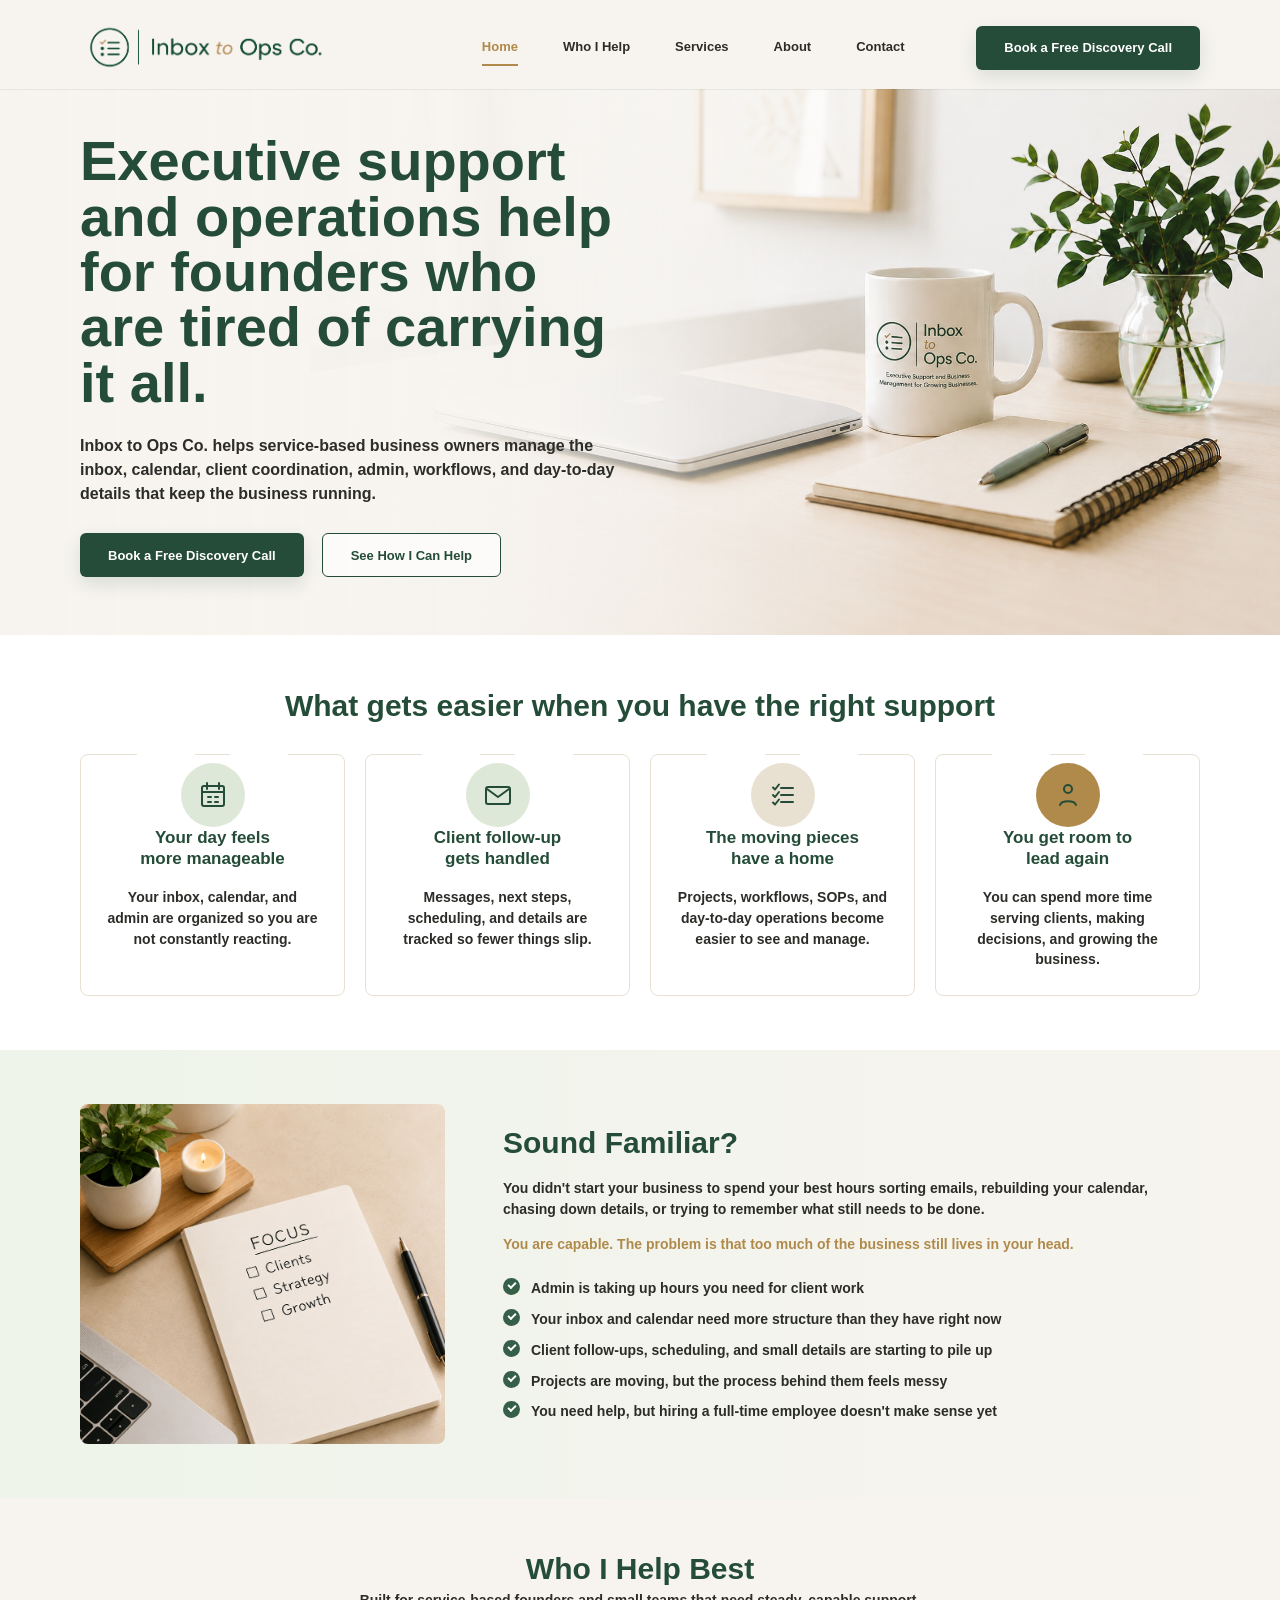
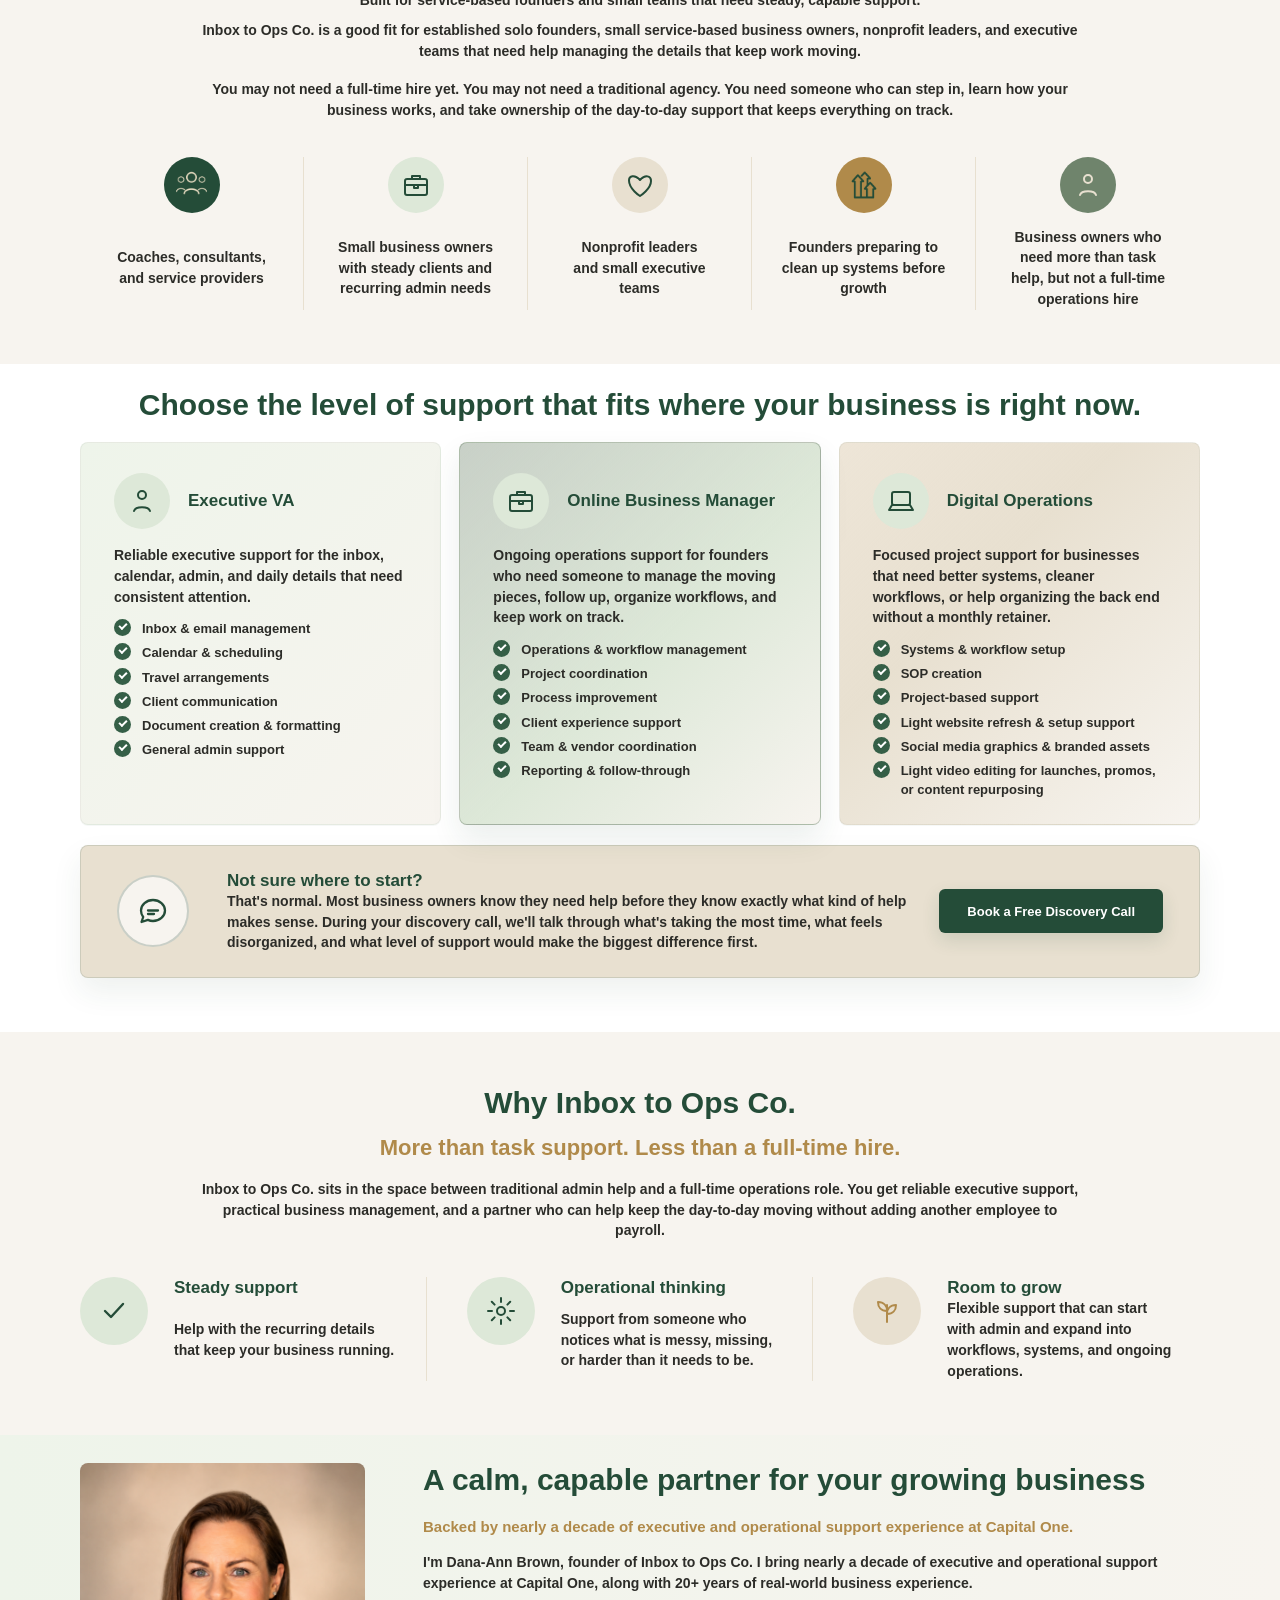
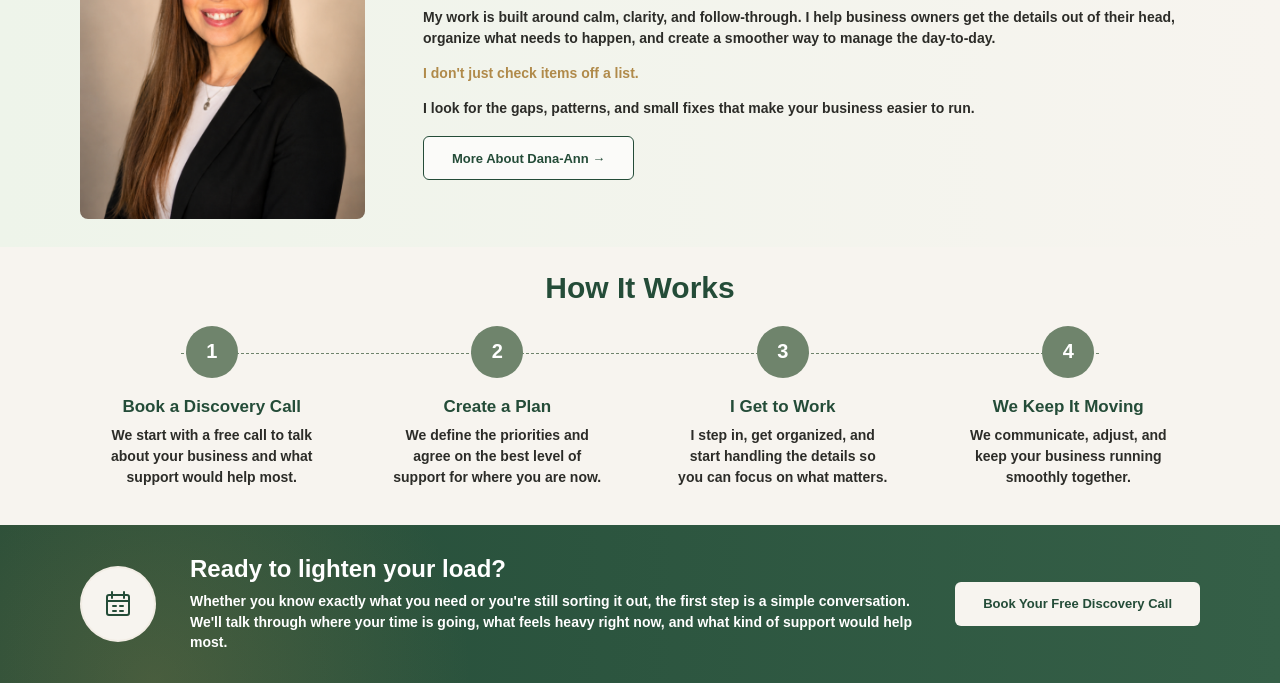
<file: index.html>
<!doctype html>
<html lang="en">
  <head>
    <meta charset="utf-8">
    <meta name="viewport" content="width=device-width, initial-scale=1">
    <title>Inbox to Ops Co.</title>
    <link rel="stylesheet" href="styles.css">
  </head>
  <body>
    <header class="site-header">
      <a class="brand" href="#home" aria-label="Inbox to Ops Co. home">
        <img src="assets/itoco-logo-banner.png" alt="Inbox to Ops Co.">
      </a>
      <nav class="nav" aria-label="Primary navigation">
        <a class="active" href="#home">Home</a>
        <a href="#who">Who I Help</a>
        <a href="#services">Services</a>
        <a href="about.html">About</a>
        <a href="contact.html">Contact</a>
      </nav>
      <a class="button button-dark" href="#book">Book a Free Discovery Call</a>
    </header>

    <main>
      <section class="hero" id="home">
        <div class="hero-copy">
          <h1>Executive support and operations help for founders who are tired of carrying it all.</h1>
          <p>Inbox to Ops Co. helps service-based business owners manage the inbox, calendar, client coordination, admin, workflows, and day-to-day details that keep the business running.</p>
          <div class="hero-actions">
            <a class="button button-dark" href="#book">Book a Free Discovery Call</a>
            <a class="button button-light" href="#services">See How I Can Help</a>
          </div>
        </div>
        <div class="hero-image" aria-label="Desk with Inbox to Ops Co. mug, laptop, notebook, and plant"></div>
      </section>

      <section class="section support-strip">
        <h2>What gets easier when you have the right support</h2>
        <div class="ease-grid">
          <article class="ease-card">
            <div class="icon circle-green calendar-icon" aria-hidden="true"></div>
            <h3>Your day feels<br>more manageable</h3>
            <p>Your inbox, calendar, and admin are organized so you are not constantly reacting.</p>
          </article>
          <article class="ease-card">
            <div class="icon circle-sage mail-icon" aria-hidden="true"></div>
            <h3>Client follow-up<br>gets handled</h3>
            <p>Messages, next steps, scheduling, and details are tracked so fewer things slip.</p>
          </article>
          <article class="ease-card">
            <div class="icon circle-cream checklist-icon" aria-hidden="true"></div>
            <h3>The moving pieces<br>have a home</h3>
            <p>Projects, workflows, SOPs, and day-to-day operations become easier to see and manage.</p>
          </article>
          <article class="ease-card">
            <div class="icon circle-gold person-icon" aria-hidden="true"></div>
            <h3>You get room to<br>lead again</h3>
            <p>You can spend more time serving clients, making decisions, and growing the business.</p>
          </article>
        </div>
      </section>

      <section class="section familiar">
        <div class="image-frame">
          <img src="assets/focus-notebook.png" alt="Notebook with focus list beside a plant and candle">
        </div>
        <div class="text-block">
          <h2>Sound Familiar?</h2>
          <p>You didn't start your business to spend your best hours sorting emails, rebuilding your calendar, chasing down details, or trying to remember what still needs to be done.</p>
          <p class="accent">You are capable. The problem is that too much of the business still lives in your head.</p>
          <ul class="check-list">
            <li>Admin is taking up hours you need for client work</li>
            <li>Your inbox and calendar need more structure than they have right now</li>
            <li>Client follow-ups, scheduling, and small details are starting to pile up</li>
            <li>Projects are moving, but the process behind them feels messy</li>
            <li>You need help, but hiring a full-time employee doesn't make sense yet</li>
          </ul>
        </div>
      </section>

      <section class="section who" id="who">
        <h2>Who I Help Best</h2>
        <p class="section-kicker">Built for service-based founders and small teams that need steady, capable support.</p>
        <p class="section-copy">Inbox to Ops Co. is a good fit for established solo founders, small service-based business owners, nonprofit leaders, and executive teams that need help managing the details that keep work moving.</p>
        <p class="section-copy section-copy-extra">You may not need a full-time hire yet. You may not need a traditional agency. You need someone who can step in, learn how your business works, and take ownership of the day-to-day support that keeps everything on track.</p>
        <div class="audience-grid">
          <div class="audience-item">
            <div class="mini-icon group-icon" aria-hidden="true"></div>
            <p>Coaches, consultants,<br>and service providers</p>
          </div>
          <div class="audience-item">
            <div class="mini-icon briefcase-icon" aria-hidden="true"></div>
            <p>Small business owners<br>with steady clients and<br>recurring admin needs</p>
          </div>
          <div class="audience-item">
            <div class="mini-icon heart-icon" aria-hidden="true"></div>
            <p>Nonprofit leaders<br>and small executive<br>teams</p>
          </div>
          <div class="audience-item">
            <div class="mini-icon growth-icon" aria-hidden="true"></div>
            <p>Founders preparing to<br>clean up systems before<br>growth</p>
          </div>
          <div class="audience-item">
            <div class="mini-icon person-icon" aria-hidden="true"></div>
            <p>Business owners who<br>need more than task<br>help, but not a full-time<br>operations hire</p>
          </div>
        </div>
      </section>

      <section class="section services" id="services">
        <h2>Choose the level of support that fits where your business is right now.</h2>
        <div class="service-grid">
          <article class="service-card">
            <div class="service-head">
              <div class="mini-icon person-icon" aria-hidden="true"></div>
              <h3>Executive VA</h3>
            </div>
            <p>Reliable executive support for the inbox, calendar, admin, and daily details that need consistent attention.</p>
            <ul class="check-list compact">
              <li>Inbox &amp; email management</li>
              <li>Calendar &amp; scheduling</li>
              <li>Travel arrangements</li>
              <li>Client communication</li>
              <li>Document creation &amp; formatting</li>
              <li>General admin support</li>
            </ul>
          </article>
          <article class="service-card">
            <div class="service-head">
              <div class="mini-icon briefcase-icon" aria-hidden="true"></div>
              <h3>Online Business Manager</h3>
            </div>
            <p>Ongoing operations support for founders who need someone to manage the moving pieces, follow up, organize workflows, and keep work on track.</p>
            <ul class="check-list compact">
              <li>Operations &amp; workflow management</li>
              <li>Project coordination</li>
              <li>Process improvement</li>
              <li>Client experience support</li>
              <li>Team &amp; vendor coordination</li>
              <li>Reporting &amp; follow-through</li>
            </ul>
          </article>
          <article class="service-card warm">
            <div class="service-head">
              <div class="mini-icon laptop-icon" aria-hidden="true"></div>
              <h3>Digital Operations</h3>
            </div>
            <p>Focused project support for businesses that need better systems, cleaner workflows, or help organizing the back end without a monthly retainer.</p>
            <ul class="check-list compact">
              <li>Systems &amp; workflow setup</li>
              <li>SOP creation</li>
              <li>Project-based support</li>
              <li>Light website refresh &amp; setup support</li>
              <li>Social media graphics &amp; branded assets</li>
              <li>Light video editing for launches, promos, or content repurposing</li>
            </ul>
          </article>
          <article class="service-card not-sure-mobile-card">
            <div class="service-head">
              <div class="mini-icon chat-icon" aria-hidden="true"></div>
              <h3>Not sure where to start?</h3>
            </div>
            <p>That’s normal. Most business owners know they need help before they know exactly what kind of help makes sense.</p>
            <p>During your discovery call, we’ll talk through what’s taking the most time, what feels disorganized, and what level of support would make the biggest difference first.</p>
            <a class="button button-dark" href="#book">Book a Free Discovery Call</a>
          </article> 
        </div>
        <aside class="not-sure">
          <div class="chat-icon" aria-hidden="true"></div>
          <div>
            <h3>Not sure where to start?</h3>
            <p>That's normal. Most business owners know they need help before they know exactly what kind of help makes sense. During your discovery call, we'll talk through what's taking the most time, what feels disorganized, and what level of support would make the biggest difference first.</p>
          </div>
          <a class="button button-dark" href="#book">Book a Free Discovery Call</a>
        </aside>
      </section>

      <section class="section why">
        <h2>Why Inbox to Ops Co.</h2>
        <p class="gold-line">More than task support. Less than a full-time hire.</p>
        <p class="section-copy why-copy">Inbox to Ops Co. sits in the space between traditional admin help and a full-time operations role. You get reliable executive support, practical business management, and a partner who can help keep the day-to-day moving without adding another employee to payroll.</p>
        <div class="why-grid">
          <article>
            <div class="large-icon checkmark-icon" aria-hidden="true"></div>
            <h3>Steady support</h3>
            <p>Help with the recurring details that keep your business running.</p>
          </article>
          <article>
            <div class="large-icon gear-icon" aria-hidden="true"></div>
            <h3>Operational thinking</h3>
            <p>Support from someone who notices what is messy, missing, or harder than it needs to be.</p>
          </article>
          <article>
            <div class="large-icon sprout-icon" aria-hidden="true"></div>
            <h3>Room to grow</h3>
            <p>Flexible support that can start with admin and expand into workflows, systems, and ongoing operations.</p>
          </article>
        </div>
      </section>

      <section class="section founder" id="about">
        <div class="founder-photo">
          <img src="assets/dana-brown.png" alt="Dana Brown portrait">
        </div>
        <div class="text-block">
          <h2>A calm, capable partner for your growing business</h2>
          <p class="credibility-line">Backed by nearly a decade of executive and operational support experience at Capital One.</p>
          <p>I'm Dana-Ann Brown, founder of Inbox to Ops Co. I bring nearly a decade of executive and operational support experience at Capital One, along with 20+ years of real-world business experience.</p>
          <p>My work is built around calm, clarity, and follow-through. I help business owners get the details out of their head, organize what needs to happen, and create a smoother way to manage the day-to-day.</p>
          <p class="accent">I don't just check items off a list.</p>
          <p>I look for the gaps, patterns, and small fixes that make your business easier to run.</p>
          <a class="button button-outline" href="about.html">More About Dana-Ann &rarr;</a>
        </div>
      </section>

      <section class="section process">
        <h2>How It Works</h2>
        <div class="steps">
          <article>
            <span>1</span>
            <h3>Book a Discovery Call</h3>
            <p>We start with a free call to talk about your business and what support would help most.</p>
          </article>
          <article>
            <span>2</span>
            <h3>Create a Plan</h3>
            <p>We define the priorities and agree on the best level of support for where you are now.</p>
          </article>
          <article>
            <span>3</span>
            <h3>I Get to Work</h3>
            <p>I step in, get organized, and start handling the details so you can focus on what matters.</p>
          </article>
          <article>
            <span>4</span>
            <h3>We Keep It Moving</h3>
            <p>We communicate, adjust, and keep your business running smoothly together.</p>
          </article>
        </div>
      </section>
    </main>

    <footer class="footer-cta" id="book">
      <div class="footer-icon calendar-icon" aria-hidden="true"></div>
      <div>
        <h2>Ready to lighten your load?</h2>
        <p>Whether you know exactly what you need or you're still sorting it out, the first step is a simple conversation. We'll talk through where your time is going, what feels heavy right now, and what kind of support would help most.</p>
      </div>
      <a class="button button-cream" href="mailto:hello@inboxtoops.co">Book Your Free Discovery Call</a>
    </footer>
    <script>
      const header = document.querySelector(".site-header");
      const navLinks = Array.from(document.querySelectorAll(".nav a[href^='#']"));
      const navTargets = navLinks
        .map((link) => {
          const target = document.querySelector(link.getAttribute("href"));
          return target ? { link, target } : null;
        })
        .filter(Boolean);

      const updateHeaderSize = () => {
        header.classList.toggle("is-scrolled", window.scrollY > 24);
      };

      const updateActiveNav = () => {
        const headerOffset = header.offsetHeight + 40;
        const current = navTargets.reduce((active, item) => {
          const top = item.target.getBoundingClientRect().top - headerOffset;
          return top <= 0 ? item : active;
        }, navTargets[0]);

        navLinks.forEach((link) => {
          link.classList.toggle("active", Boolean(current && link === current.link));
        });
      };

      const updateHeaderAndNav = () => {
        updateHeaderSize();
        updateActiveNav();
      };

      updateHeaderAndNav();
      window.addEventListener("scroll", updateHeaderAndNav, { passive: true });
      window.addEventListener("hashchange", updateActiveNav);
    </script>
  </body>
</html>
</file>
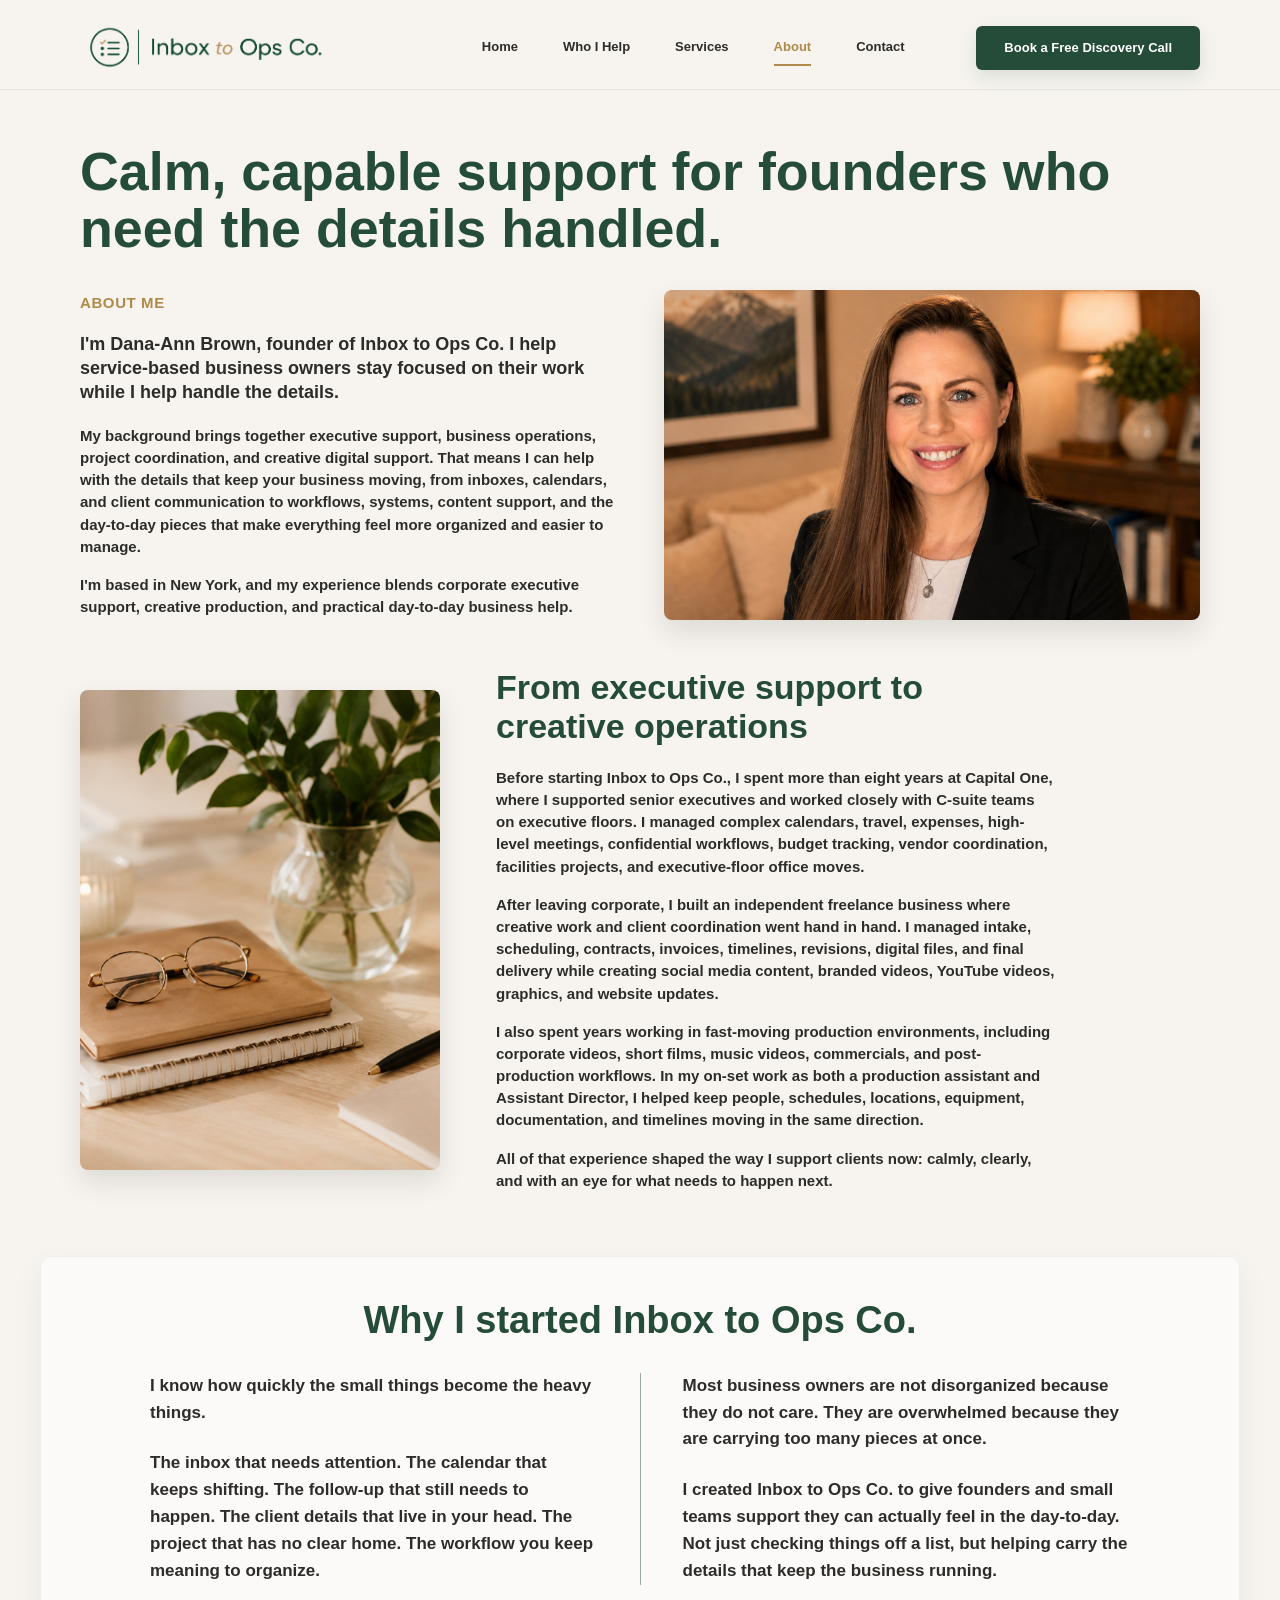
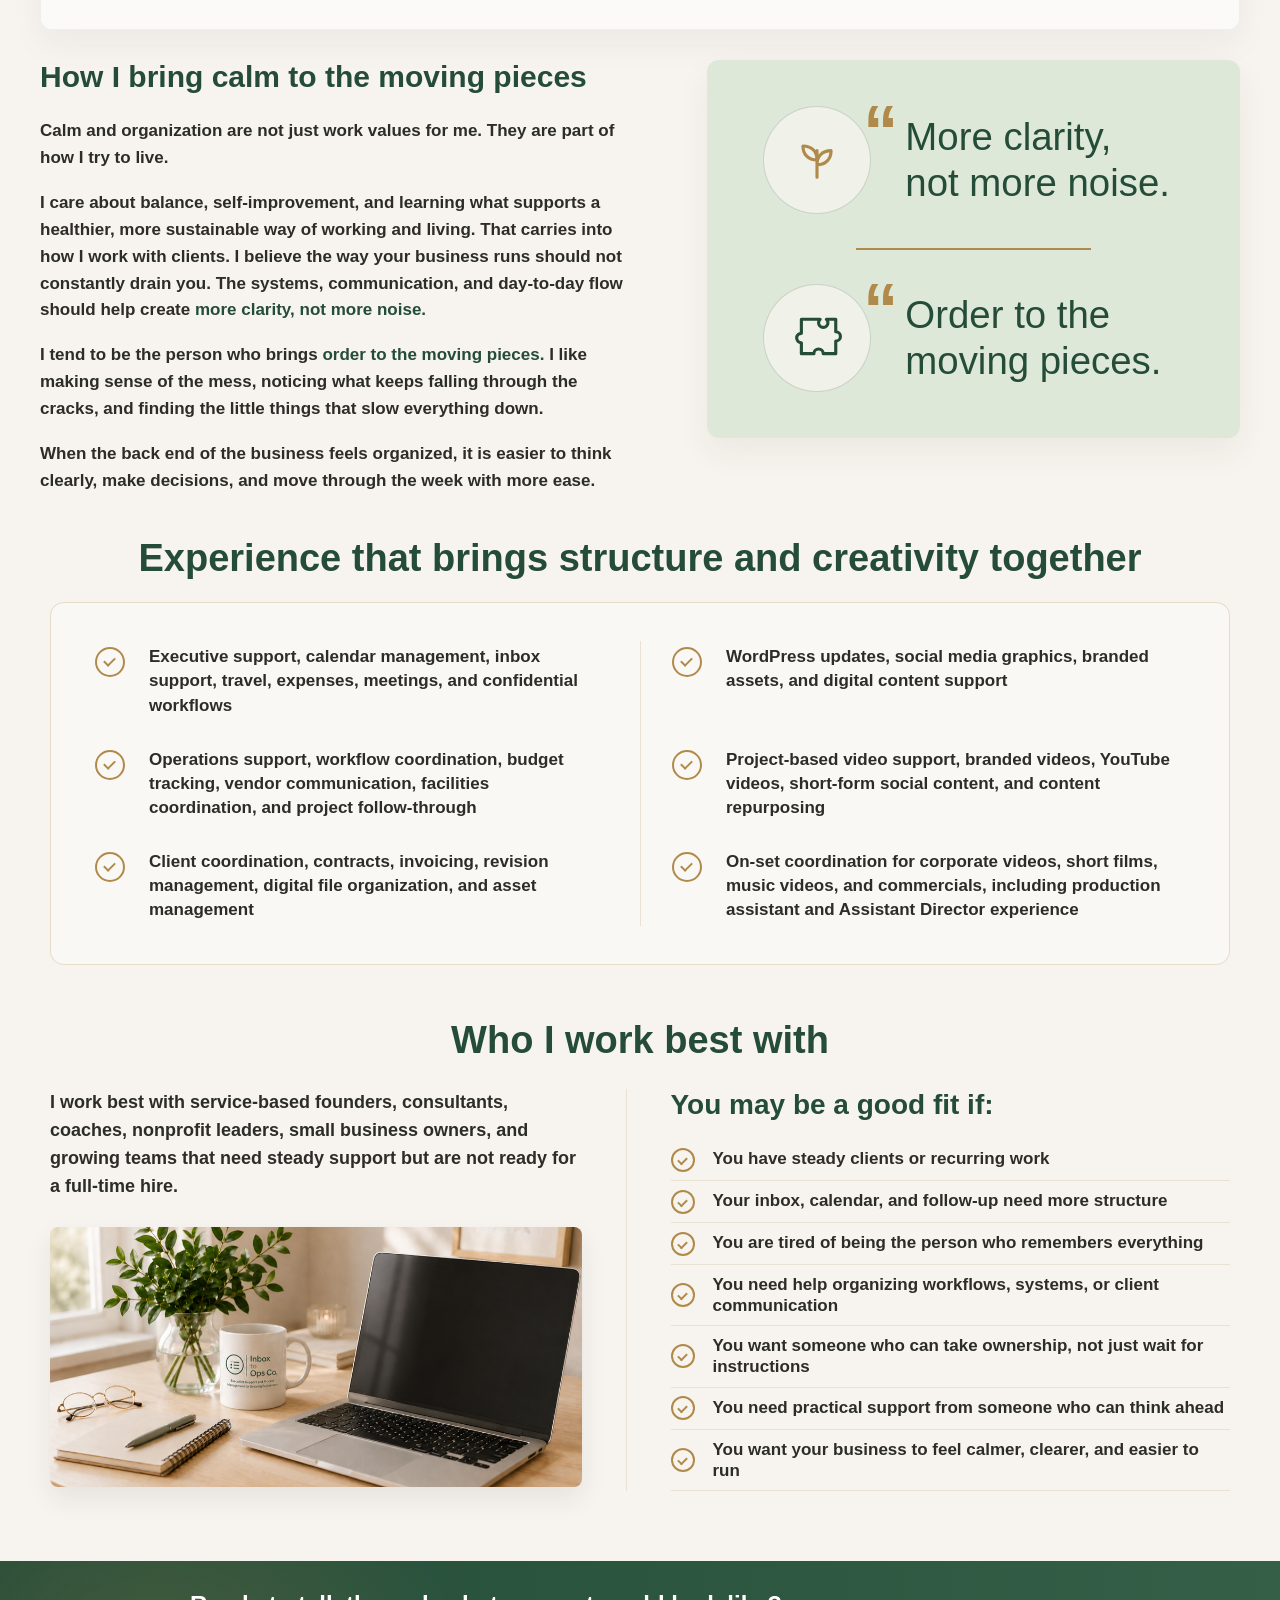
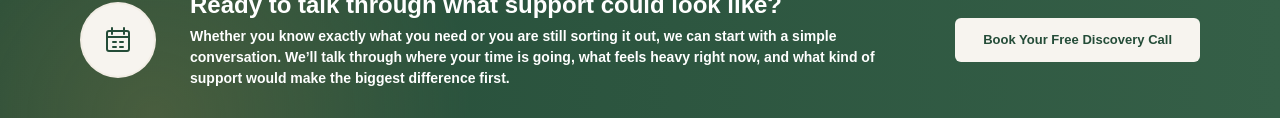
<file: about.html>
<!doctype html>
<html lang="en">
  <head>
    <meta charset="utf-8">
    <meta name="viewport" content="width=device-width, initial-scale=1">
    <title>About Dana-Ann | Inbox to Ops Co.</title>
    <link rel="stylesheet" href="styles.css">
  </head>
  <body>
    <header class="site-header">
      <a class="brand" href="index.html#home" aria-label="Inbox to Ops Co. home">
        <img src="assets/itoco-logo-banner.png" alt="Inbox to Ops Co.">
      </a>
      <nav class="nav" aria-label="Primary navigation">
        <a href="index.html#home">Home</a>
        <a href="index.html#who">Who I Help</a>
        <a href="index.html#services">Services</a>
        <a class="active" href="about.html">About</a>
        <a href="contact.html">Contact</a>
      </nav>
      <a class="button button-dark" href="#book">Book a Free Discovery Call</a>
    </header>

    <main class="about-page">
      <section class="about-intro">
        <h1>Calm, capable support for founders who need the details handled.</h1>

        <div class="about-grid about-grid-top">
          <div class="about-copy">
            <p class="about-kicker">About Me</p>
            <h2>I'm Dana-Ann Brown, founder of Inbox to Ops Co. I help service-based business owners stay focused on their work while I help handle the details.</h2>
            <p>My background brings together executive support, business operations, project coordination, and creative digital support. That means I can help with the details that keep your business moving, from inboxes, calendars, and client communication to workflows, systems, content support, and the day-to-day pieces that make everything feel more organized and easier to manage.</p>
            <p>I'm based in New York, and my experience blends corporate executive support, creative production, and practical day-to-day business help.</p>
          </div>
          <div class="about-image about-image-headshot">
            <img src="assets/dana-office-headshot.png" alt="Dana-Ann Brown, founder of Inbox to Ops Co., working in her office">
          </div>
        </div>

        <div class="about-grid about-grid-bottom">
          <div class="about-image about-image-broll">
            <img src="assets/about-broll-desk.png" alt="Desk with notebook, glasses, pen, and greenery for business planning and operations work">
          </div>
          <div class="about-copy about-story">
            <h2>From executive support to creative operations</h2>
            <p>Before starting Inbox to Ops Co., I spent more than eight years at Capital One, where I supported senior executives and worked closely with C-suite teams on executive floors. I managed complex calendars, travel, expenses, high-level meetings, confidential workflows, budget tracking, vendor coordination, facilities projects, and executive-floor office moves.</p>
            <p>After leaving corporate, I built an independent freelance business where creative work and client coordination went hand in hand. I managed intake, scheduling, contracts, invoices, timelines, revisions, digital files, and final delivery while creating social media content, branded videos, YouTube videos, graphics, and website updates.</p>
            <p>I also spent years working in fast-moving production environments, including corporate videos, short films, music videos, commercials, and post-production workflows. In my on-set work as both a production assistant and Assistant Director, I helped keep people, schedules, locations, equipment, documentation, and timelines moving in the same direction.</p>
            <p>All of that experience shaped the way I support clients now: calmly, clearly, and with an eye for what needs to happen next.</p>
          </div>
        </div>
      </section>

      <section class="about-calm">
        <div class="about-reason">
          <h2>Why I started Inbox to Ops Co.</h2>
          <div class="about-reason-columns">
            <div>
              <p>I know how quickly the small things become the heavy things.</p>
              <p>The inbox that needs attention. The calendar that keeps shifting. The follow-up that still needs to happen. The client details that live in your head. The project that has no clear home. The workflow you keep meaning to organize.</p>
            </div>
            <span class="about-reason-divider" aria-hidden="true"></span>
            <div>
              <p>Most business owners are not disorganized because they do not care. They are overwhelmed because they are carrying too many pieces at once.</p>
              <p>I created Inbox to Ops Co. to give founders and small teams support they can actually feel in the day-to-day. Not just checking things off a list, but helping carry the details that keep the business running.</p>
            </div>
          </div>
        </div>

        <div class="calm-feature">
          <div class="calm-feature-copy">
            <h2 class="about-section-title">How I bring calm to the moving pieces</h2>
            <div class="about-section-copy">
              <p>Calm and organization are not just work values for me. They are part of how I try to live.</p>
              <p>I care about balance, self-improvement, and learning what supports a healthier, more sustainable way of working and living. That carries into how I work with clients. I believe the way your business runs should not constantly drain you. The systems, communication, and day-to-day flow should help create <strong>more clarity, not more noise.</strong></p>
              <p>I tend to be the person who brings <strong>order to the moving pieces.</strong> I like making sense of the mess, noticing what keeps falling through the cracks, and finding the little things that slow everything down.</p>
              <p>When the back end of the business feels organized, it is easier to think clearly, make decisions, and move through the week with more ease.</p>
            </div>
          </div>
          <aside class="calm-callout-panel" aria-label="Calm approach callouts">
            <div class="calm-callout">
              <div class="calm-callout-icon sprout-icon" aria-hidden="true"></div>
              <p><span aria-hidden="true">“</span>More clarity,<br>not more noise.</p>
            </div>
            <div class="calm-callout-divider" aria-hidden="true"></div>
            <div class="calm-callout">
              <div class="calm-callout-icon puzzle-icon" aria-hidden="true"></div>
              <p><span aria-hidden="true">“</span>Order to the<br>moving pieces.</p>
            </div>
          </aside>
        </div>
        <h2 class="about-section-title">Experience that brings structure and creativity together</h2>
        <div class="experience-list">
          <div class="experience-item">Executive support, calendar management, inbox support, travel, expenses, meetings, and confidential workflows</div>
          <div class="experience-item">WordPress updates, social media graphics, branded assets, and digital content support</div>
          <div class="experience-item">Operations support, workflow coordination, budget tracking, vendor communication, facilities coordination, and project follow-through</div>
          <div class="experience-item">Project-based video support, branded videos, YouTube videos, short-form social content, and content repurposing</div>
          <div class="experience-item">Client coordination, contracts, invoicing, revision management, digital file organization, and asset management</div>
          <div class="experience-item">On-set coordination for corporate videos, short films, music videos, and commercials, including production assistant and Assistant Director experience</div>
        </div>

        <h2 class="about-section-title work-best-title">Who I work best with</h2>
        <div class="work-best-feature">
          <div class="work-best-intro">
            <p>I work best with service-based founders, consultants, coaches, nonprofit leaders, small business owners, and growing teams that need steady support but are not ready for a full-time hire.</p>
            <div class="work-best-photo">
              <img src="assets/office-open-laptop.png" alt="Open laptop, branded mug, notebook, and greenery for virtual executive support work">
            </div>
          </div>
          <div class="work-best-divider" aria-hidden="true"></div>
          <div class="work-best-fit">
            <h3>You may be a good fit if:</h3>
            <ul class="fit-list">
              <li>You have steady clients or recurring work</li>
              <li>Your inbox, calendar, and follow-up need more structure</li>
              <li>You are tired of being the person who remembers everything</li>
              <li>You need help organizing workflows, systems, or client communication</li>
              <li>You want someone who can take ownership, not just wait for instructions</li>
              <li>You need practical support from someone who can think ahead</li>
              <li>You want your business to feel calmer, clearer, and easier to run</li>
            </ul>
          </div>
        </div>
      </section>
    </main>

    <footer class="footer-cta" id="book">
      <div class="footer-icon calendar-icon" aria-hidden="true"></div>
      <div>
        <h2>Ready to talk through what support could look like?</h2>
        <p>Whether you know exactly what you need or you are still sorting it out, we can start with a simple conversation. We’ll talk through where your time is going, what feels heavy right now, and what kind of support would make the biggest difference first.</p>
      </div>
      <a class="button button-cream" href="mailto:hello@inboxtoops.co">Book Your Free Discovery Call</a>
    </footer>

    <script>
      const header = document.querySelector(".site-header");

      const updateHeaderSize = () => {
        header.classList.toggle("is-scrolled", window.scrollY > 24);
      };

      updateHeaderSize();
      window.addEventListener("scroll", updateHeaderSize, { passive: true });
    </script>
  </body>
</html>
</file>
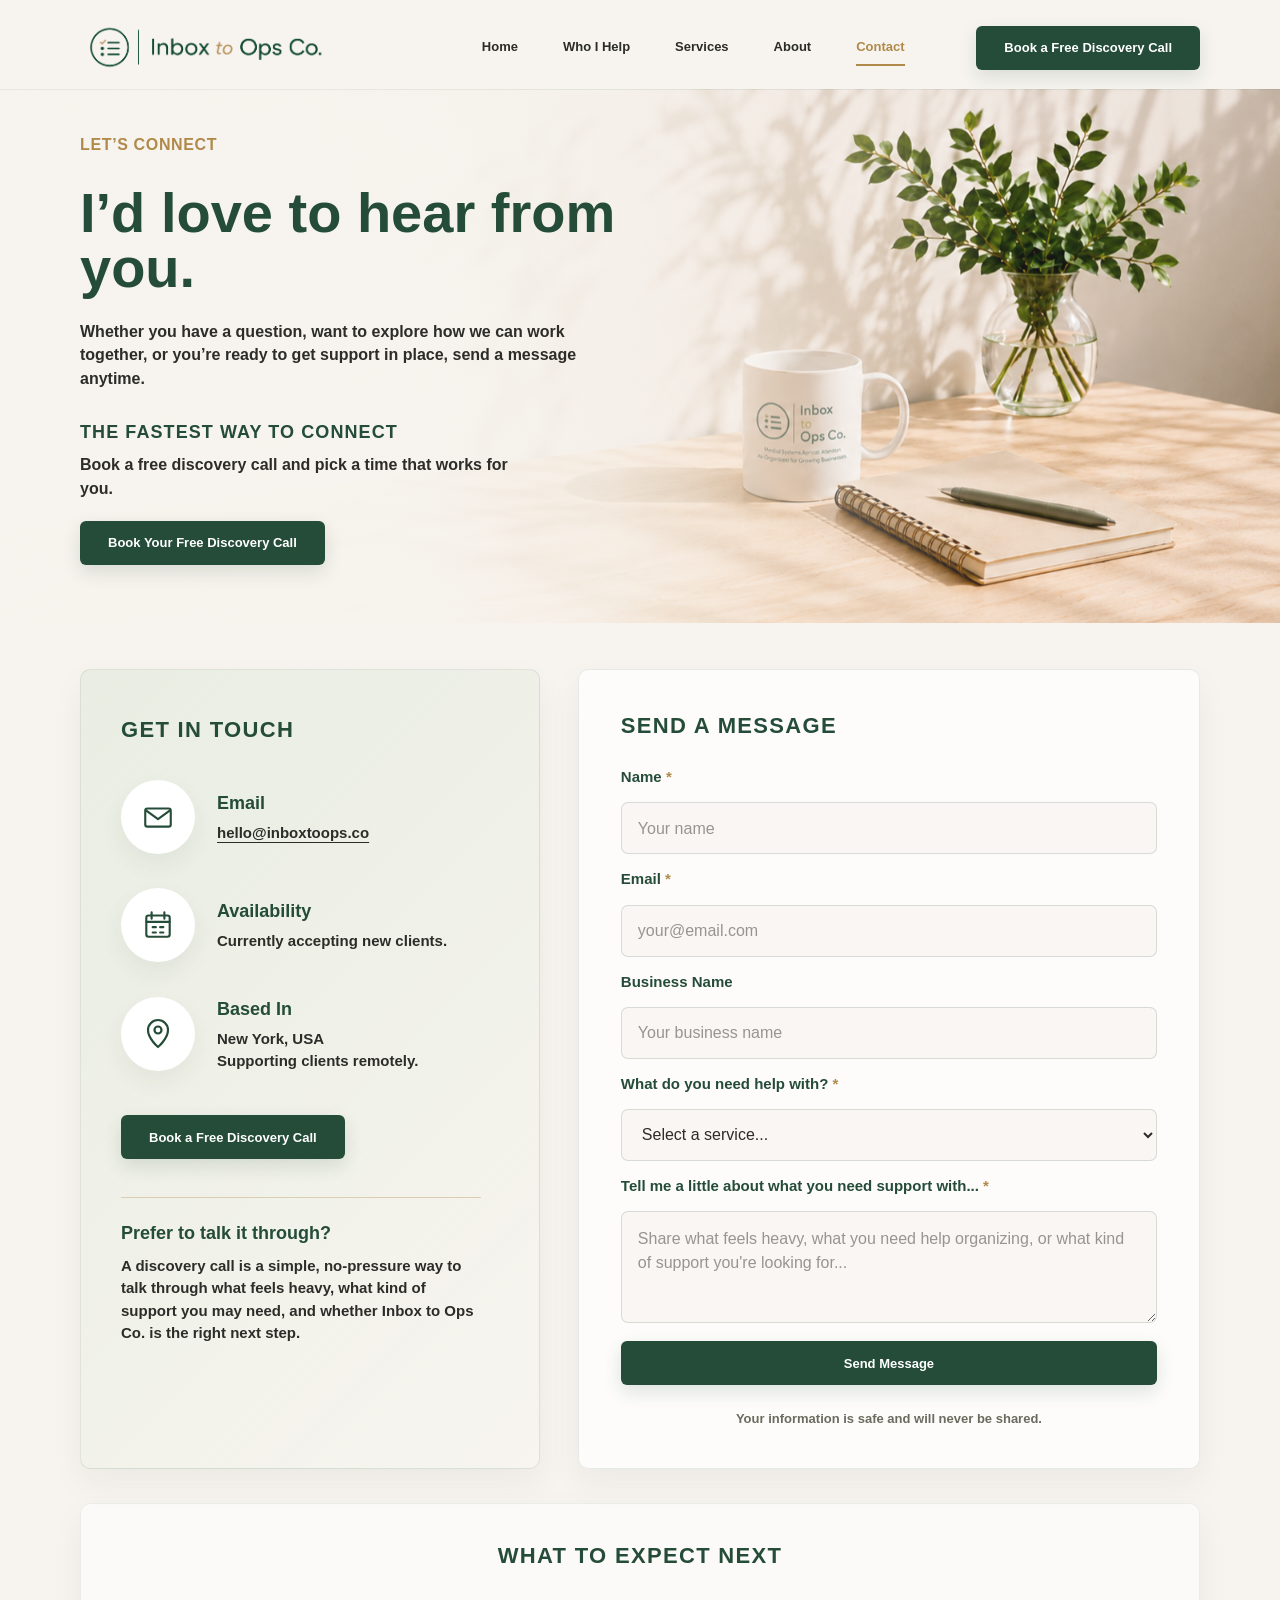
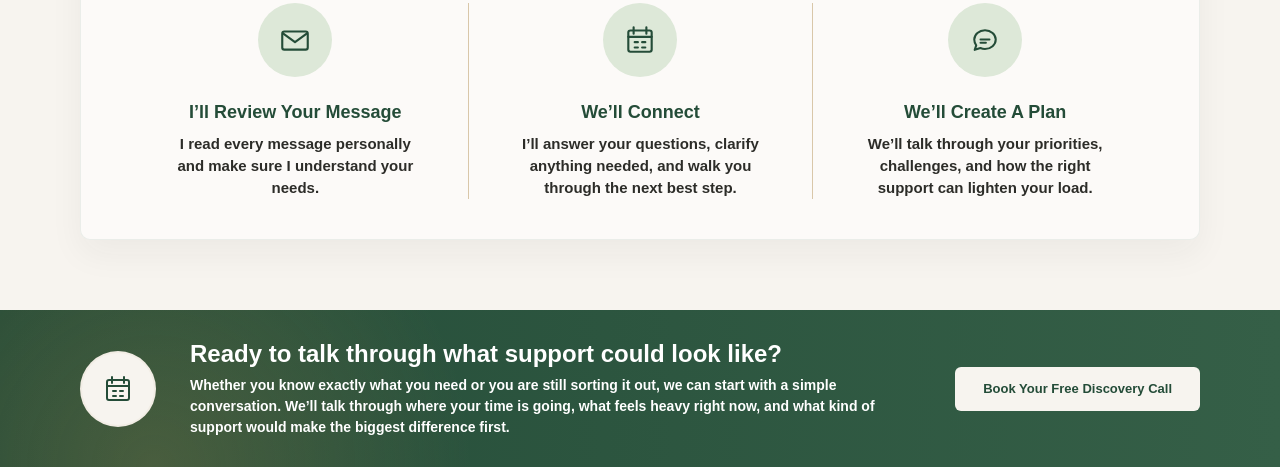
<file: contact.html>
<!doctype html>
<html lang="en">
  <head>
    <meta charset="utf-8">
    <meta name="viewport" content="width=device-width, initial-scale=1">
    <title>Contact | Inbox to Ops Co.</title>
    <link rel="stylesheet" href="styles.css">
  </head>
  <body>
    <header class="site-header">
      <a class="brand" href="index.html#home" aria-label="Inbox to Ops Co. home">
        <img src="assets/itoco-logo-banner.png" alt="Inbox to Ops Co.">
      </a>
      <nav class="nav" aria-label="Primary navigation">
        <a href="index.html#home">Home</a>
        <a href="index.html#who">Who I Help</a>
        <a href="index.html#services">Services</a>
        <a href="about.html">About</a>
        <a class="active" href="contact.html">Contact</a>
      </nav>
      <a class="button button-dark" href="#book">Book a Free Discovery Call</a>
    </header>

    <main class="contact-page">
      <section class="hero contact-hero" id="contact">
        <div class="hero-copy">
          <p class="about-kicker">Let’s Connect</p>
          <h1>I’d love to hear from you.</h1>
          <p>Whether you have a question, want to explore how we can work together, or you’re ready to get support in place, send a message anytime.</p>

          <div class="hero-actions">
            <h2>The fastest way to connect</h2>
            <p>Book a free discovery call and pick a time that works for you.</p>
            <a class="button button-dark" href="#book">Book Your Free Discovery Call</a>
          </div>
        </div>
        <div class="hero-image" aria-label="Desk with Inbox to Ops Co. mug, laptop, notebook, and plant"></div>
      </section>

      <section class="contact-section">
        <div class="contact-layout">
          <aside class="contact-info-card">
            <h2>Get in touch</h2>

            <div class="contact-info-item">
              <div class="contact-info-icon mail-icon" aria-hidden="true"></div>
              <div>
                <h3>Email</h3>
                <p><a href="mailto:hello@inboxtoops.co">hello@inboxtoops.co</a></p>
              </div>
            </div>

            <div class="contact-info-item">
              <div class="contact-info-icon calendar-icon" aria-hidden="true"></div>
              <div>
                <h3>Availability</h3>
                <p>Currently accepting new clients.</p>
              </div>
            </div>

            <div class="contact-info-item">
              <div class="contact-info-icon location-icon" aria-hidden="true"></div>
              <div>
                <h3>Based In</h3>
                <p>New York, USA<br>Supporting clients remotely.</p>
              </div>
            </div>

            <a class="button button-dark contact-info-button" href="#book">Book a Free Discovery Call</a>

            <div class="contact-call-note">
              <h3>Prefer to talk it through?</h3>
              <p>A discovery call is a simple, no-pressure way to talk through what feels heavy, what kind of support you may need, and whether Inbox to Ops Co. is the right next step.</p>
            </div>
          </aside>

          <section class="contact-form-card">
            <h2>Send a message</h2>

            <form class="contact-form" name="contact" method="POST">
              <label for="name">Name <span>*</span></label>
              <input type="text" id="name" name="name" placeholder="Your name" required>

              <label for="email">Email <span>*</span></label>
              <input type="email" id="email" name="email" placeholder="your@email.com" required>

              <label for="business-name">Business Name</label>
              <input type="text" id="business-name" name="business-name" placeholder="Your business name">

              <label for="service-needed">What do you need help with? <span>*</span></label>
              <select id="service-needed" name="service-needed" required>
                <option value="">Select a service...</option>
                <option value="executive-va-support">Executive VA Support</option>
                <option value="online-business-manager">Online Business Manager</option>
                <option value="digital-operations">Digital Operations (Project-based)</option>
                <option value="add-on-services">Add-on Services</option>
                <option value="not-sure">Not sure — let's talk!</option>
              </select>

              <label for="message">Tell me a little about what you need support with... <span>*</span></label>
              <textarea id="message" name="message" placeholder="Share what feels heavy, what you need help organizing, or what kind of support you're looking for..." required></textarea>

              <button class="button button-dark contact-submit" type="submit">Send Message</button>

              <p class="contact-safe-note">Your information is safe and will never be shared.</p>
            </form>
          </section>
        </div>

        <div class="contact-next-card">
          <h2>What to expect next</h2>

          <div class="next-steps-grid">
            <article class="next-step">
              <div class="next-step-icon mail-icon" aria-hidden="true"></div>
              <h3>I’ll Review Your Message</h3>
              <p>I read every message personally and make sure I understand your needs.</p>
            </article>

            <article class="next-step">
              <div class="next-step-icon calendar-icon" aria-hidden="true"></div>
              <h3>We’ll Connect</h3>
              <p>I’ll answer your questions, clarify anything needed, and walk you through the next best step.</p>
            </article>

            <article class="next-step">
              <div class="next-step-icon chat-icon" aria-hidden="true"></div>
              <h3>We’ll Create A Plan</h3>
              <p>We’ll talk through your priorities, challenges, and how the right support can lighten your load.</p>
            </article>
          </div>
        </div>
      </section>
    </main>

    <footer class="footer-cta" id="book">
      <div class="footer-icon calendar-icon" aria-hidden="true"></div>
      <div>
        <h2>Ready to talk through what support could look like?</h2>
        <p>Whether you know exactly what you need or you are still sorting it out, we can start with a simple conversation. We’ll talk through where your time is going, what feels heavy right now, and what kind of support would make the biggest difference first.</p>
      </div>
      <a class="button button-cream" href="mailto:hello@inboxtoops.co">Book Your Free Discovery Call</a>
    </footer>

    <script>
      const header = document.querySelector(".site-header");

      const updateHeaderSize = () => {
        header.classList.toggle("is-scrolled", window.scrollY > 24);
      };

      updateHeaderSize();
      window.addEventListener("scroll", updateHeaderSize, { passive: true });
    </script>
  </body>
</html>
</file>
<file: styles.css>
:root {
  --forest: #244C38;
  --forest-soft: #355F47;
  --green: var(--forest);
  --green-2: var(--forest-soft);
  --sage: #6F846C;
  --sage-light: #DDE8D8;
  --pale-sage: #EEF4EA;
  --sage-pale: var(--pale-sage);
  --cream: #F7F4EF;
  --warm: #E8E0D0;
  --warm-tan: var(--warm);
  --gold: #B08A4A;
  --ink: #2C2C28;
  --charcoal: var(--ink);
  --muted: #6B6B5F;
  --line: #E8E0D0;
  --white: #FFFFFF;
  --shadow: 0 14px 34px rgba(44, 44, 40, .08);
}

* {
  box-sizing: border-box;
}

html {
  scroll-behavior: smooth;
}

body {
  margin: 0;
  background: var(--cream);
  color: var(--ink);
  font-family: Avenir, "Avenir Next", "Trebuchet MS", Arial, sans-serif;
  font-size: 16px;
  line-height: 1.48;
}

a {
  color: inherit;
  text-decoration: none;
}

img {
  display: block;
  width: 100%;
}

.site-header {
  position: sticky;
  top: 0;
  z-index: 20;
  display: grid;
  grid-template-columns: 330px 1fr auto;
  align-items: center;
  gap: 28px;
  width: 100%;
  margin: 0;
  padding: 24px max(36px, calc((100vw - 1120px) / 2)) 18px;
  background: rgba(247, 244, 239, .96);
  box-shadow: 0 1px 0 rgba(36, 76, 56, .08);
  backdrop-filter: blur(10px);
  transition: padding .22s ease, box-shadow .22s ease, background .22s ease;
}

.site-header.is-scrolled {
  padding-top: 12px;
  padding-bottom: 10px;
  background: rgba(247, 244, 239, .98);
  box-shadow: 0 7px 22px rgba(36, 76, 56, .1);
}

.brand {
  display: flex;
  align-items: center;
  color: var(--green);
}

.brand img {
  width: 250px;
  max-width: 100%;
  height: auto;
  transition: width .22s ease;
}

.site-header.is-scrolled .brand img {
  width: 210px;
}

.nav {
  display: flex;
  justify-content: center;
  gap: 45px;
  font-size: 13px;
  font-weight: 800;
}

.nav a,
.nav-placeholder {
  border-bottom: 2px solid transparent;
  padding: 8px 0;
  transition: padding .22s ease, color .18s ease, border-color .18s ease;
}

.site-header.is-scrolled .nav a,
.site-header.is-scrolled .nav-placeholder {
  padding: 5px 0;
}

.nav-placeholder {
  cursor: default;
}

.nav .active {
  color: var(--gold);
  border-bottom-color: var(--gold);
}

.button {
  display: inline-flex;
  align-items: center;
  justify-content: center;
  min-height: 44px;
  padding: 0 28px;
  border-radius: 6px;
  font-size: 13px;
  font-weight: 800;
  white-space: nowrap;
  transition: min-height .22s ease, padding .22s ease, box-shadow .22s ease;
}

.site-header.is-scrolled > .button {
  min-height: 38px;
  padding: 0 22px;
}

.button-dark {
  background: var(--green);
  color: var(--white);
  box-shadow: 0 7px 18px rgba(36, 76, 56, .14);
}

.button-light,
.button-outline {
  border: 1.5px solid var(--green);
  color: var(--green);
  background: rgba(255, 255, 255, .7);
}

.button-cream {
  background: var(--cream);
  color: var(--green);
}

.hero {
  display: grid;
  grid-template-columns: minmax(360px, 43%) 1fr;
  align-items: center;
  min-height: 435px;
  background:
    linear-gradient(90deg, rgba(247, 244, 239, .98) 0%, rgba(247, 244, 239, .94) 36%, rgba(247, 244, 239, .62) 52%, rgba(247, 244, 239, .08) 72%),
    url("assets/hero-desk-wide.png") right center / auto 100% no-repeat;
}

.hero-copy {
  width: min(560px, calc(100vw - 72px));
  margin-left: max(36px, calc((100vw - 1120px) / 2));
  padding: 44px 0 58px;
}

.hero h1 {
  margin: 0 0 24px;
  max-width: 540px;
  color: var(--green);
  font-size: clamp(38px, 4.7vw, 56px);
  font-weight: 800;
  line-height: .99;
}

.hero p {
  max-width: 540px;
  margin: 0 0 28px;
  color: var(--ink);
  font-size: 16px;
  font-weight: 700;
}

.hero-actions {
  display: flex;
  flex-wrap: wrap;
  gap: 18px;
}

.hero-image {
  min-height: 430px;
}

.section {
  padding: 54px max(36px, calc((100vw - 1120px) / 2));
  scroll-margin-top: 92px;
}

.hero {
  scroll-margin-top: 92px;
}

.section h2 {
  margin: 0 0 20px;
  color: var(--green);
  font-size: 30px;
  font-weight: 800;
  line-height: 1.15;
  text-align: center;
}

.support-strip {
  background: var(--white);
}

.ease-grid {
  display: grid;
  grid-template-columns: repeat(4, 1fr);
  gap: 20px;
  margin-top: 30px;
}

.ease-card {
  position: relative;
  min-height: 210px;
  padding: 72px 25px 25px;
  border: 1px solid var(--line);
  border-radius: 8px;
  background: var(--white);
  text-align: center;
}

.ease-card::before,
.ease-card::after {
  position: absolute;
  top: -1px;
  width: 58px;
  height: 1px;
  background: var(--white);
  content: "";
}

.ease-card::before { left: 56px; }
.ease-card::after { right: 56px; }

.ease-card h3,
.service-card h3,
.not-sure h3,
.why h3,
.steps h3 {
  margin: 0;
  color: var(--green);
  font-size: 17px;
  font-weight: 800;
  line-height: 1.25;
}

.ease-card p,
.service-card p,
.not-sure p,
.why p,
.steps p,
.text-block p,
.section-copy,
.section-kicker,
.audience-item p {
  margin: 0;
  color: var(--ink);
  font-size: 14px;
  font-weight: 650;
}

.ease-card p {
  margin-top: 18px;
}

.icon,
.mini-icon,
.large-icon,
.chat-icon,
.footer-icon {
  display: grid;
  place-items: center;
  border-radius: 50%;
}

.icon {
  position: absolute;
  top: 8px;
  left: 50%;
  width: 64px;
  height: 64px;
  transform: translateX(-50%);
}

.circle-green,
.mini-icon:nth-child(n) {
  background: var(--sage-light);
}

.circle-sage { background: var(--sage-light); }
.circle-cream { background: var(--warm); }
.circle-gold { background: var(--gold); }

.icon::before,
.mini-icon::before,
.large-icon::before,
.chat-icon::before,
.footer-icon::before {
  width: 32px;
  height: 32px;
  background: var(--icon) center / contain no-repeat;
  content: "";
}

.calendar-icon { --icon: url("data:image/svg+xml,%3Csvg xmlns='http://www.w3.org/2000/svg' width='32' height='32' fill='none' stroke='%23244C38' stroke-width='2' stroke-linecap='round' stroke-linejoin='round'%3E%3Crect x='5' y='7' width='22' height='20' rx='2'/%3E%3Cpath d='M10 4v6M22 4v6M5 13h22M11 18h3M18 18h3M11 23h3M18 23h3'/%3E%3C/svg%3E"); }
.mail-icon { --icon: url("data:image/svg+xml,%3Csvg xmlns='http://www.w3.org/2000/svg' width='32' height='32' fill='none' stroke='%23244C38' stroke-width='2' stroke-linecap='round' stroke-linejoin='round'%3E%3Crect x='4' y='8' width='24' height='17' rx='2'/%3E%3Cpath d='m5 10 11 8 11-8'/%3E%3C/svg%3E"); }
.checklist-icon { --icon: url("data:image/svg+xml,%3Csvg xmlns='http://www.w3.org/2000/svg' width='32' height='32' fill='none' stroke='%23244C38' stroke-width='2' stroke-linecap='round' stroke-linejoin='round'%3E%3Cpath d='M14 9h12M14 16h12M14 23h12M6 8.5l2 2 4-5M6 16l2 2 4-5M6 23.5l2 2 4-5'/%3E%3C/svg%3E"); }
.person-icon { --icon: url("data:image/svg+xml,%3Csvg xmlns='http://www.w3.org/2000/svg' width='32' height='32' fill='none' stroke='%23244C38' stroke-width='2' stroke-linecap='round' stroke-linejoin='round'%3E%3Ccircle cx='16' cy='10' r='4'/%3E%3Cpath d='M8 26c1.5-5 14.5-5 16 0'/%3E%3C/svg%3E"); }
.group-icon { --icon: none; }

.audience-item:first-child .group-icon {
  background: var(--forest);
}

.group-icon::before {
  display: block;
  width: 37px;
  height: 37px;
  background: url("assets/service-provider-people-icon-v2-display.png") center / contain no-repeat;
  filter: brightness(0) saturate(100%) invert(92%) sepia(15%) saturate(337%) hue-rotate(358deg) brightness(97%) contrast(90%);
}
.briefcase-icon { --icon: url("data:image/svg+xml,%3Csvg xmlns='http://www.w3.org/2000/svg' width='32' height='32' fill='none' stroke='%23244C38' stroke-width='2' stroke-linecap='round' stroke-linejoin='round'%3E%3Crect x='5' y='10' width='22' height='16' rx='2'/%3E%3Cpath d='M12 10V7h8v3M5 16h22M14 16v3h4v-3'/%3E%3C/svg%3E"); }
.heart-icon { --icon: url("data:image/svg+xml,%3Csvg xmlns='http://www.w3.org/2000/svg' width='32' height='32' fill='none' stroke='%23244C38' stroke-width='2' stroke-linecap='round' stroke-linejoin='round'%3E%3Cpath d='M16 27S5 20 5 11.5C5 7 10.5 5 16 11c5.5-6 11-4 11 1 0 8-11 15-11 15Z'/%3E%3C/svg%3E"); }
.growth-icon { --icon: url("assets/growth-arrows-icon.png"); }

.growth-icon::before {
  width: 34px;
  height: 34px;
}
.laptop-icon { --icon: url("data:image/svg+xml,%3Csvg xmlns='http://www.w3.org/2000/svg' width='32' height='32' fill='none' stroke='%23244C38' stroke-width='2' stroke-linecap='round' stroke-linejoin='round'%3E%3Crect x='7' y='7' width='18' height='13' rx='2'/%3E%3Cpath d='M4 25h24l-3-5H7l-3 5Z'/%3E%3C/svg%3E"); }
.checkmark-icon { --icon: url("data:image/svg+xml,%3Csvg xmlns='http://www.w3.org/2000/svg' width='32' height='32' fill='none' stroke='%23244C38' stroke-width='2.4' stroke-linecap='round' stroke-linejoin='round'%3E%3Cpath d='m7 16 6 6L25 9'/%3E%3C/svg%3E"); }
.gear-icon { --icon: url("data:image/svg+xml,%3Csvg xmlns='http://www.w3.org/2000/svg' width='32' height='32' fill='none' stroke='%23244C38' stroke-width='2' stroke-linecap='round' stroke-linejoin='round'%3E%3Ccircle cx='16' cy='16' r='4'/%3E%3Cpath d='M16 3v4M16 25v4M3 16h4M25 16h4M6.8 6.8l2.8 2.8M22.4 22.4l2.8 2.8M25.2 6.8l-2.8 2.8M9.6 22.4l-2.8 2.8'/%3E%3C/svg%3E"); }
.sprout-icon { --icon: url("data:image/svg+xml,%3Csvg xmlns='http://www.w3.org/2000/svg' width='32' height='32' fill='none' stroke='%23B08A4A' stroke-width='2' stroke-linecap='round' stroke-linejoin='round'%3E%3Cpath d='M16 27V10M16 16c-6 0-9-4-9-9 6 0 9 4 9 9ZM16 19c6 0 9-4 9-9-6 0-9 4-9 9Z'/%3E%3C/svg%3E"); }
.balance-icon { --icon: url("data:image/svg+xml,%3Csvg xmlns='http://www.w3.org/2000/svg' width='32' height='32' fill='none' stroke='%23B08A4A' stroke-width='2' stroke-linecap='round' stroke-linejoin='round'%3E%3Cpath d='M16 5v22M9 8h14M10 8 5 18h10L10 8ZM22 8l-5 10h10L22 8ZM7 23h18M12 27h8'/%3E%3C/svg%3E"); }
.puzzle-icon { --icon: url("data:image/svg+xml,%3Csvg xmlns='http://www.w3.org/2000/svg' width='32' height='32' fill='none' stroke='%23244C38' stroke-width='2' stroke-linecap='round' stroke-linejoin='round'%3E%3Cpath d='M12 4h6a3 3 0 1 0 4 0h6v8a3 3 0 1 1 0 6v8h-8a3 3 0 1 0-6 0H6v-7a3 3 0 1 1 0-6V4h6Z'/%3E%3C/svg%3E"); }

.familiar,
.founder {
  display: grid;
  grid-template-columns: 365px 1fr;
  gap: 58px;
  align-items: center;
  background: linear-gradient(90deg, var(--sage-pale), var(--cream));
}

.image-frame,
.founder-photo {
  overflow: hidden;
  border-radius: 8px;
}

.image-frame img {
  aspect-ratio: 1 / .93;
  object-fit: cover;
}

.text-block h2 {
  margin-bottom: 18px;
  text-align: left;
}

.text-block p + p {
  margin-top: 14px;
}

.credibility-line {
  color: var(--gold) !important;
  font-size: 15px !important;
  font-weight: 800 !important;
}

.accent,
.gold-line {
  color: var(--gold) !important;
  font-weight: 800 !important;
}

.check-list {
  display: grid;
  gap: 10px;
  margin: 24px 0 0;
  padding: 0;
  list-style: none;
}

.check-list li {
  position: relative;
  padding-left: 28px;
  color: var(--ink);
  font-size: 14px;
  font-weight: 700;
}

.check-list li::before {
  position: absolute;
  top: 0;
  left: 0;
  display: grid;
  place-items: center;
  width: 17px;
  height: 17px;
  border-radius: 50%;
  background: var(--green-2);
  content: "";
}

.check-list li::after {
  position: absolute;
  top: 4px;
  left: 5px;
  width: 6px;
  height: 3px;
  border-left: 2px solid var(--white);
  border-bottom: 2px solid var(--white);
  content: "";
  transform: rotate(-45deg);
}

.who {
  background: var(--cream);
  text-align: center;
}

.who h2 {
  margin-bottom: 4px;
}

.section-kicker {
  margin-bottom: 9px;
  font-weight: 800;
}

.section-copy {
  max-width: 880px;
  margin: 0 auto;
}

.section-copy-extra {
  margin-top: 18px;
}

.audience-grid {
  display: grid;
  grid-template-columns: repeat(5, 1fr);
  gap: 0;
  margin-top: 36px;
}

.audience-item {
  display: grid;
  justify-items: center;
  gap: 14px;
  min-height: 132px;
  padding: 0 21px;
  border-right: 1px solid var(--line);
}

.audience-item:last-child {
  border-right: 0;
}

.mini-icon {
  width: 56px;
  height: 56px;
  background: var(--sage-light);
}

.audience-item:nth-child(3) .mini-icon {
  background: var(--warm);
}

.audience-item:nth-child(5) .mini-icon {
  background: var(--sage);
}

.audience-item:nth-child(5) .person-icon {
  --icon: url("data:image/svg+xml,%3Csvg xmlns='http://www.w3.org/2000/svg' width='32' height='32' fill='none' stroke='%23E8E0D0' stroke-width='2' stroke-linecap='round' stroke-linejoin='round'%3E%3Ccircle cx='16' cy='10' r='4'/%3E%3Cpath d='M8 26c1.5-5 14.5-5 16 0'/%3E%3C/svg%3E");
}

.audience-item:nth-child(4) .mini-icon {
  background: var(--gold);
}

.services {
  background: var(--white);
  padding-top: 24px;
}

.service-grid {
  display: grid;
  grid-template-columns: repeat(3, 1fr);
  gap: 18px;
}

.service-card {
  min-height: 320px;
  padding: 30px 33px 24px;
  border-radius: 8px;
  box-shadow: 0 1px 0 rgba(36, 76, 56, .04);
  border: 1px solid rgba(36, 76, 56, .06);
}

.service-card:nth-child(1) {
  background: linear-gradient(135deg, var(--pale-sage), var(--cream));
}

.service-card:nth-child(2) {
  background: linear-gradient(135deg, rgba(111, 132, 108, .38) 0%, var(--sage-light) 54%, var(--cream) 100%);
  border: 1px solid rgba(111, 132, 108, .42);
  box-shadow: 0 14px 30px rgba(36, 76, 56, .09);
}

.service-card:nth-child(3),
.service-card.warm {
  background: linear-gradient(135deg, rgba(176, 138, 74, .22) 0%, var(--warm) 38%, var(--cream) 100%);
}

.service-head {
  display: flex;
  align-items: center;
  gap: 18px;
  margin-bottom: 16px;
}

.service-card p {
  margin-bottom: 12px;
}

.compact {
  gap: 5px;
  margin-top: 8px;
}

.compact li {
  font-size: 13px;
}

.service-card a {
  display: inline-block;
  margin-top: 16px;
  border-bottom: 1px solid currentColor;
  color: var(--green);
  font-size: 13px;
  font-weight: 800;
}

.not-sure-mobile-card {
  display: none;
} 

.not-sure {
  display: grid;
  grid-template-columns: 84px 1fr auto;
  align-items: center;
  gap: 26px;
  margin-top: 20px;
  padding: 24px 36px;
  border-radius: 8px;
  border: 1px solid rgba(36, 76, 56, .14);
  background: var(--warm);
  box-shadow: 0 14px 30px rgba(36, 76, 56, .08);
}

.chat-icon {
  position: relative;
  --icon: url("data:image/svg+xml,%3Csvg xmlns='http://www.w3.org/2000/svg' width='38' height='38' fill='none' stroke='%23244C38' stroke-width='2.3' stroke-linecap='round' stroke-linejoin='round'%3E%3Cpath d='M7 18.5C7 12.7 12.4 8 19 8s12 4.7 12 10.5S25.6 29 19 29c-1.8 0-3.6-.4-5.1-1.1L7.5 30l1.7-5C7.8 23.2 7 21 7 18.5Z'/%3E%3Cpath d='M14 18.5h10M14 22h6'/%3E%3C/svg%3E");
  width: 72px;
  height: 72px;
  border: 2px solid rgba(36, 76, 56, .22);
  background: var(--cream);
}

.chat-icon::before {
  width: 38px;
  height: 38px;
  background: var(--icon) center / contain no-repeat;
  content: "";
}

.why {
  background: var(--cream);
  text-align: center;
}

.why .gold-line {
  margin: -8px 0 14px;
  font-size: 22px;
  font-weight: 800;
}

.why .why-copy {
  width: min(1120px, 100%);
  margin: 0 auto;
  font-size: 14px;
  text-align: center;
}

.why-grid {
  display: grid;
  grid-template-columns: repeat(3, 1fr);
  gap: 40px;
  margin-top: 36px;
  text-align: left;
}

.why-grid article {
  display: grid;
  grid-template-columns: 76px 1fr;
  column-gap: 18px;
  align-items: start;
  padding-right: 24px;
  border-right: 1px solid var(--line);
}

.why-grid article:last-child {
  border-right: 0;
}

.large-icon {
  grid-row: span 2;
  width: 68px;
  height: 68px;
  background: var(--sage-light);
}

.why-grid article:nth-child(2) .large-icon { background: var(--sage-light); }
.why-grid article:nth-child(3) .large-icon { background: var(--warm); }

.founder {
  grid-template-columns: 285px 1fr;
  align-items: start;
  padding-top: 28px;
  padding-bottom: 28px;
}

.founder-photo {
  height: 356px;
}

.founder-photo img {
  height: 100%;
  object-fit: cover;
  object-position: center 12%;
}

.founder .button {
  margin-top: 18px;
}

.process {
  padding-top: 24px;
  padding-bottom: 38px;
  background: var(--cream);
}

.steps {
  position: relative;
  display: grid;
  grid-template-columns: repeat(4, 1fr);
  gap: 22px;
  margin-top: 16px;
  text-align: center;
}

.steps::before {
  position: absolute;
  top: 27px;
  left: 9%;
  right: 9%;
  height: 1px;
  border-top: 1px dashed var(--sage);
  content: "";
}

.steps article {
  position: relative;
  z-index: 1;
  display: grid;
  justify-items: center;
}

.steps span {
  display: grid;
  place-items: center;
  width: 52px;
  height: 52px;
  margin-bottom: 18px;
  border-radius: 50%;
  background: var(--sage);
  color: var(--white);
  font-size: 20px;
  font-weight: 800;
}

.steps h3 {
  margin-bottom: 8px;
}

.steps p {
  max-width: 210px;
}

.footer-cta {
  display: grid;
  grid-template-columns: 78px 1fr auto;
  align-items: center;
  gap: 32px;
  padding: 30px max(48px, calc((100vw - 1120px) / 2));
  background: radial-gradient(circle at 12% 100%, rgba(176, 138, 74, .25), transparent 28%), linear-gradient(90deg, var(--forest), var(--forest-soft));
  color: var(--white);
}

.footer-cta h2 {
  margin: 0 0 8px;
  color: var(--white);
  font-size: 24px;
  line-height: 1.15;
}

.footer-cta p {
  max-width: 760px;
  margin: 0;
  color: var(--white);
  font-size: 14px;
  font-weight: 700;
}

.footer-icon {
  width: 76px;
  height: 76px;
  border: 2px solid rgba(232, 224, 208, .35);
  background: var(--cream);
}

.about-page {
  background: var(--cream);
}

.about-intro {
  padding: 54px max(36px, calc((100vw - 1120px) / 2)) 64px;
}

.about-intro h1 {
  max-width: 1120px;
  margin: 0 0 34px;
  color: var(--forest);
  font-size: clamp(36px, 4.2vw, 54px);
  font-weight: 800;
  line-height: 1.05;
}

.about-grid {
  display: grid;
  grid-template-columns: minmax(0, 1fr) minmax(380px, 1fr);
  gap: 48px;
  align-items: center;
}

.about-grid + .about-grid {
  margin-top: 48px;
}

.about-grid-bottom {
  grid-template-columns: minmax(280px, 360px) minmax(0, 1fr);
  gap: 56px;
  align-items: center;
}

.about-copy {
  max-width: 560px;
}

.about-kicker {
  margin: 0 0 12px;
  color: #B08A4A;
  font-size: 14px;
  font-weight: 800;
  letter-spacing: .04em;
  text-transform: uppercase;
}

.about-copy .about-kicker {
  margin-bottom: 18px;
  color: var(--gold);
}

.about-copy h2 {
  margin: 0 0 20px;
  color: var(--forest);
  font-size: clamp(26px, 2.8vw, 34px);
  font-weight: 800;
  line-height: 1.16;
}

.about-grid-top .about-copy h2 {
  color: var(--ink);
  font-size: 18px;
  line-height: 1.35;
}

.about-copy p {
  margin: 0;
  color: var(--ink);
  font-size: 15px;
  font-weight: 650;
}

.about-copy p + p {
  margin-top: 16px;
}

.about-image {
  overflow: hidden;
  border-radius: 8px;
  box-shadow: 0 12px 26px rgba(44, 44, 40, .12);
}

.about-image img {
  height: 100%;
  object-fit: cover;
}

.about-image-headshot {
  height: 330px;
}

.about-image-headshot img {
  object-position: center 39%;
}

.about-image-broll {
  height: 480px;
}

.about-image-broll img {
  object-position: center center;
}

.section-mark {
  display: block;
  width: 28px;
  height: 2px;
  margin-bottom: 20px;
  background: var(--gold);
}

.about-calm {
  padding: 0 max(36px, calc((100vw - 1200px) / 2)) 70px;
  background: var(--cream);
}

.about-reason {
  display: grid;
  justify-items: center;
  max-width: 100%;
  padding: 42px 54px 44px;
  border: 1px solid rgba(36, 76, 56, .06);
  border-radius: 12px;
  background: rgba(255, 255, 255, .58);
  box-shadow: 0 14px 34px rgba(44, 44, 40, .05);
  text-align: center;
}

.about-reason-icon {
  width: 66px;
  height: 66px;
  margin-bottom: 18px;
  border: 1px solid var(--gold);
  background: var(--cream);
}

.about-reason-icon::before {
  width: 34px;
  height: 34px;
}

.about-reason h2,
.about-section-title {
  margin: 0;
  color: var(--forest);
  font-size: clamp(28px, 3vw, 38px);
  font-weight: 800;
  line-height: 1.15;
  text-align: center;
}

.about-reason-columns {
  display: grid;
  grid-template-columns: minmax(0, 1fr) 1px minmax(0, 1fr);
  gap: 42px;
  width: min(980px, 100%);
  margin-top: 30px;
  text-align: left;
}

.about-reason-divider {
  display: block;
  width: 1px;
  min-height: 100%;
  background: rgba(36, 76, 56, .45);
}

.about-reason-columns p {
  margin: 0;
  color: var(--ink);
  font-size: 17px;
  font-weight: 650;
  line-height: 1.58;
}

.about-reason-columns p + p {
  margin-top: 24px;
}

.about-section-title {
  margin-top: 30px;
  margin-bottom: 22px;
}

.calm-feature {
  display: grid;
  grid-template-columns: minmax(0, .95fr) minmax(360px, .85fr);
  gap: 72px;
  align-items: start;
  margin-top: 30px;
  margin-bottom: 42px;
}

.calm-feature .about-section-title {
  margin-top: 0;
  margin-bottom: 24px;
  font-size: 30px;
  text-align: left;
}

.about-section-copy {
  max-width: 100%;
  margin: 0;
  color: var(--ink);
  text-align: left;
}

.about-section-copy p {
  margin: 0;
  font-size: 17px;
  font-weight: 650;
  line-height: 1.58;
}

.about-section-copy p + p {
  margin-top: 18px;
}

.about-section-copy strong {
  color: var(--forest);
  font-weight: 800;
}

.calm-callout-panel {
  display: grid;
  gap: 34px;
  padding: 46px 56px;
  border-radius: 12px;
  background: var(--sage-light);
  box-shadow: 0 14px 34px rgba(44, 44, 40, .06);
}

.calm-callout {
  display: grid;
  grid-template-columns: 108px 1fr;
  gap: 34px;
  align-items: center;
}

.calm-callout-icon {
  display: grid;
  place-items: center;
  width: 108px;
  height: 108px;
  border: 1px solid rgba(36, 76, 56, .18);
  border-radius: 50%;
  background: rgba(247, 244, 239, .72);
}

.calm-callout-icon::before {
  width: 50px;
  height: 50px;
  background: var(--icon) center / contain no-repeat;
  content: "";
}

.calm-callout p {
  position: relative;
  margin: 0;
  color: var(--forest);
  font-size: clamp(28px, 3vw, 40px);
  font-weight: 300;
  line-height: 1.18;
}

.calm-callout p span {
  position: absolute;
  top: -18px;
  left: -42px;
  color: var(--gold);
  font-size: 70px;
  font-weight: 800;
  line-height: 1;
}

.calm-callout-divider {
  width: 56%;
  height: 2px;
  margin: 0 auto;
  background: var(--gold);
}

.calm-card-grid,
.work-best-grid {
  display: grid;
  grid-template-columns: repeat(4, 1fr);
  gap: 22px;
}

.calm-card,
.work-best-card {
  display: grid;
  justify-items: center;
  align-content: start;
  min-height: 185px;
  padding: 28px 28px 24px;
  border: 1px solid rgba(36, 76, 56, .12);
  border-radius: 8px;
  background: rgba(255, 255, 255, .66);
  box-shadow: 0 8px 24px rgba(44, 44, 40, .04);
  text-align: center;
}

.calm-card h3,
.work-best-card h3 {
  margin: 16px 0 10px;
  color: var(--forest);
  font-size: 21px;
  font-weight: 800;
  line-height: 1.18;
}

.calm-card p,
.work-best-card p {
  margin: 0;
  color: var(--ink);
  font-size: 15px;
  font-weight: 650;
  line-height: 1.48;
}

.calm-card:nth-child(3) .mini-icon,
.work-best-card:nth-child(2) .mini-icon,
.work-best-card:nth-child(4) .mini-icon {
  background: var(--warm);
}

.experience-list {
  position: relative;
  display: grid;
  grid-template-columns: repeat(2, 1fr);
  gap: 0 64px;
  max-width: 1180px;
  margin: 0 auto;
  padding: 42px 44px;
  border: 1px solid rgba(176, 138, 74, .26);
  border-radius: 14px;
  background: rgba(255, 255, 255, .34);
}

.experience-list::before {
  position: absolute;
  top: 38px;
  bottom: 38px;
  left: 50%;
  width: 1px;
  background: rgba(232, 224, 208, .95);
  content: "";
}

.experience-item {
  position: relative;
  min-height: 0;
  padding: 0 8px 0 54px;
  border-radius: 0;
  background: transparent;
  color: var(--ink);
  font-size: 17px;
  font-weight: 650;
  line-height: 1.42;
}

.experience-item:nth-child(n + 3) {
  margin-top: 30px;
}

.experience-item::before {
  position: absolute;
  top: 2px;
  left: 0;
  display: grid;
  place-items: center;
  width: 26px;
  height: 26px;
  border: 2px solid var(--gold);
  border-radius: 50%;
  background: transparent;
  content: "";
}

.experience-item::after {
  position: absolute;
  top: 12px;
  left: 9px;
  width: 9px;
  height: 5px;
  border-left: 2px solid var(--gold);
  border-bottom: 2px solid var(--gold);
  content: "";
  transform: rotate(-45deg);
}

.work-best-grid {
  grid-template-columns: repeat(5, 1fr);
}

.work-best-card {
  min-height: 205px;
  padding: 24px 22px;
}

.work-best-card h3 {
  font-size: 20px;
}

.work-best-card .group-icon::before {
  filter: brightness(0) saturate(100%) invert(23%) sepia(19%) saturate(970%) hue-rotate(95deg) brightness(91%) contrast(88%);
}

.work-best-title {
  margin-top: 54px;
  margin-bottom: 26px;
}

.work-best-feature {
  display: grid;
  grid-template-columns: minmax(0, .95fr) 1px minmax(0, 1fr);
  gap: 44px;
  align-items: start;
  max-width: 1180px;
  margin: 0 auto;
}

.work-best-intro p {
  margin: 0 0 26px;
  color: var(--ink);
  font-size: 18px;
  font-weight: 650;
  line-height: 1.55;
}

.work-best-photo {
  overflow: hidden;
  border-radius: 8px;
  box-shadow: 0 12px 26px rgba(44, 44, 40, .08);
}

.work-best-photo img {
  display: block;
  width: 100%;
  height: 260px;
  object-fit: cover;
  object-position: center center;
}

.work-best-divider {
  width: 1px;
  min-height: 100%;
  background: rgba(232, 224, 208, .95);
}

.work-best-fit h3 {
  margin: 0 0 18px;
  color: var(--forest);
  font-size: 28px;
  font-weight: 800;
  line-height: 1.15;
}

.fit-list {
  display: grid;
  gap: 0;
  margin: 0;
  padding: 0;
  list-style: none;
}

.fit-list li {
  position: relative;
  min-height: 42px;
  padding: 9px 0 9px 42px;
  border-bottom: 1px solid rgba(232, 224, 208, .9);
  color: var(--ink);
  font-size: 17px;
  font-weight: 650;
  line-height: 1.24;
}

.fit-list li::before {
  position: absolute;
  top: 50%;
  left: 0;
  width: 20px;
  height: 20px;
  border: 2px solid var(--gold);
  border-radius: 50%;
  content: "";
  transform: translateY(-50%);
}

.fit-list li::after {
  position: absolute;
  top: 50%;
  left: 7px;
  width: 7px;
  height: 4px;
  border-left: 2px solid var(--gold);
  border-bottom: 2px solid var(--gold);
  content: "";
  transform: translateY(-50%) rotate(-45deg);
}


/* Contact page hero */
.contact-page {
  background: var(--cream);
}

.contact-page .contact-hero {
  background:
   linear-gradient(90deg, rgba(247, 244, 239, .99) 0%, rgba(247, 244, 239, .96) 34%, rgba(247, 244, 239, .78) 48%, rgba(247, 244, 239, .38) 62%, rgba(247, 244, 239, .08) 78%),
    url("assets/contact-hero-desk-lndscp.png") center center / cover no-repeat;
}

.contact-page .contact-hero .about-kicker {
  color: var(--gold);
}

.contact-page .hero-actions {
  display: block;
  max-width: 430px;
  margin-top: 6px;
}

.contact-page .hero-actions h2 {
  margin: 0 0 8px;
  color: var(--forest);
  font-size: 18px;
  font-weight: 800;
  letter-spacing: .06em;
  text-transform: uppercase;
}

.contact-page .hero-actions p {
  margin: 0 0 20px;
}

/* Contact form section */
.contact-section {
  padding: 46px max(36px, calc((100vw - 1120px) / 2)) 70px;
  background: var(--cream);
}

.contact-layout {
  display: grid;
  grid-template-columns: minmax(300px, .85fr) minmax(420px, 1.15fr);
  gap: 38px;
  align-items: stretch;
}

.contact-info-card,
.contact-form-card,
.contact-next-card {
  border: 1px solid rgba(36, 76, 56, .1);
  border-radius: 10px;
  background: rgba(255, 255, 255, .68);
  box-shadow: 0 14px 34px rgba(44, 44, 40, .05);
}

.contact-info-card {
  display: grid;
  align-content: start;
  gap: 34px;
  padding: 44px 40px;
  background: linear-gradient(135deg, rgba(221, 232, 216, .56), rgba(247, 244, 239, .9));
}

.contact-info-card h2,
.contact-form-card h2 {
  margin: 0;
  color: var(--forest);
  font-size: 22px;
  font-weight: 800;
  letter-spacing: .06em;
  text-transform: uppercase;
}

.contact-info-item {
  display: grid;
  grid-template-columns: 74px 1fr;
  gap: 22px;
  align-items: center;
}

.contact-info-icon {
  display: grid;
  place-items: center;
  width: 74px;
  height: 74px;
  border-radius: 50%;
  background: var(--white);
  box-shadow: 0 10px 24px rgba(44, 44, 40, .06);
}

.contact-info-icon::before {
  width: 34px;
  height: 34px;
  background: var(--icon) center / contain no-repeat;
  content: "";
}

.location-icon {
  --icon: url("data:image/svg+xml,%3Csvg xmlns='http://www.w3.org/2000/svg' width='34' height='34' fill='none' stroke='%23244C38' stroke-width='2.2' stroke-linecap='round' stroke-linejoin='round'%3E%3Cpath d='M17 30s10-8.4 10-17A10 10 0 0 0 7 13c0 8.6 10 17 10 17Z'/%3E%3Ccircle cx='17' cy='13' r='3.5'/%3E%3C/svg%3E");
}

.contact-info-item h3 {
  margin: 0 0 5px;
  color: var(--forest);
  font-size: 18px;
  font-weight: 800;
}

.contact-info-item p {
  margin: 0;
  color: var(--ink);
  font-size: 15px;
  font-weight: 650;
  line-height: 1.45;
}

.contact-info-item a {
  color: var(--ink);
  font-weight: 650;
  text-decoration: underline;
  text-underline-offset: 4px;
  text-decoration-thickness: 1px;
}

.contact-info-item a:hover {
  color: var(--gold);
}

.contact-info-button {
  justify-self: start;
  margin-top: 10px;
}

.contact-form-card {
  padding: 40px 42px;
}

.contact-form {
  display: grid;
  gap: 14px;
  margin-top: 24px;
}

.contact-form label {
  color: var(--forest);
  font-size: 15px;
  font-weight: 800;
}

.contact-form label span {
  color: var(--gold);
}

.contact-form input,
.contact-form select,
.contact-form textarea {
  width: 100%;
  min-height: 52px;
  padding: 0 16px;
  border: 1px solid rgba(36, 76, 56, .16);
  border-radius: 7px;
  background: rgba(247, 244, 239, .7);
  color: var(--ink);
  font: inherit;
  font-weight: 400;
}

.contact-form select {
  appearance: auto;
}

.contact-form textarea {
  min-height: 112px;
  padding-top: 15px;
  resize: vertical;
}

.contact-form input::placeholder,
.contact-form textarea::placeholder {
  color: rgba(44, 44, 40, .48);
  font-weight: 400;
}

.contact-form select {
  appearance: auto;
  font-weight: 400;
}

.contact-submit {
  width: 100%;
  border: 0;
  cursor: pointer;
  margin-top: 4px;
}

.contact-safe-note {
  margin: 10px 0 0;
  color: var(--muted);
  font-size: 13px;
  font-weight: 650;
  text-align: center;
}

.contact-next-card {
  margin-top: 34px;
}

.contact-call-note {
  max-width: 360px;
  margin-top: 4px;
  padding-top: 22px;
  border-top: 1px solid rgba(176, 138, 74, .35);
}

.contact-call-note h3 {
  margin: 0 0 8px;
  color: var(--forest);
  font-size: 18px;
  font-weight: 800;
}

.contact-call-note p {
  margin: 0;
  color: var(--ink);
  font-size: 15px;
  font-weight: 550;
  line-height: 1.5;
}

/* What to expect next */
.contact-next-card {
  margin-top: 34px;
  padding: 36px 42px 40px;
  border: 1px solid rgba(36, 76, 56, .08);
  border-radius: 10px;
  background: rgba(255, 255, 255, .58);
  box-shadow: 0 14px 34px rgba(44, 44, 40, .05);
}

.contact-next-card h2 {
  margin: 0 0 30px;
  color: var(--forest);
  font-size: 22px;
  font-weight: 800;
  letter-spacing: .06em;
  text-align: center;
  text-transform: uppercase;
}

.next-steps-grid {
  display: grid;
  grid-template-columns: repeat(3, 1fr);
}

.next-step {
  display: grid;
  justify-items: center;
  padding: 0 42px;
  text-align: center;
}

.next-step + .next-step {
  border-left: 1px solid rgba(176, 138, 74, .45);
}

.next-step-icon {
  display: grid;
  place-items: center;
  width: 74px;
  height: 74px;
  margin-bottom: 24px;
  border-radius: 50%;
  background: var(--sage-light);
}

.next-step-icon::before {
  width: 34px;
  height: 34px;
  background: var(--icon) center / contain no-repeat;
  content: "";
}

.next-step .chat-icon {
  position: static;
  border: 0;
  box-shadow: none;
}

.next-step h3 {
  margin: 0 0 10px;
  color: var(--forest);
  font-size: 18px;
  font-weight: 800;
  line-height: 1.25;
}

.next-step p {
  max-width: 260px;
  margin: 0;
  color: var(--ink);
  font-size: 15px;
  font-weight: 650;
  line-height: 1.45;
}

@media (max-width: 980px) {
  .site-header {
    grid-template-columns: 1fr auto;
  }

  .nav {
    grid-column: 1 / -1;
    grid-row: 2;
    justify-content: flex-start;
    gap: 26px;
  }

  .hero {
    grid-template-columns: 1fr;
    background-position: center top;
    background-size: auto 430px;
  }

  .hero-copy {
    margin: 0 auto;
    padding-top: 470px;
  }

  .hero-image {
    display: none;
  }

  .ease-grid,
  .service-grid,
  .why-grid {
    grid-template-columns: 1fr 1fr;
  }

  .familiar,
  .founder {
    grid-template-columns: 1fr;
  }

  .audience-grid {
    grid-template-columns: repeat(2, 1fr);
    row-gap: 24px;
  }

  .audience-item:nth-child(even) {
    border-right: 0;
  }

  .not-sure,
  .footer-cta {
    grid-template-columns: 1fr;
    justify-items: start;
  }

  .about-grid,
  .about-grid-bottom {
    grid-template-columns: 1fr;
  }

  .about-grid-bottom .about-image {
    order: 2;
  }

  .about-grid-bottom .about-copy {
    order: 1;
  }

  .about-calm {
    padding-right: 28px;
    padding-left: 28px;
  }

  .calm-feature {
    grid-template-columns: 1fr;
    gap: 28px;
  }

  .calm-callout-panel {
    padding: 34px 36px;
  }

  .calm-card-grid,
  .work-best-grid {
    grid-template-columns: repeat(2, 1fr);
  }

  .work-best-feature {
    grid-template-columns: 1fr;
    gap: 28px;
  }

  .work-best-divider {
    width: 100%;
    height: 1px;
    min-height: 0;
  }

  .work-best-photo img {
    height: 240px;
  }

  .experience-list {
    grid-template-columns: 1fr;
    gap: 0;
    padding: 32px 30px;
  }

  .experience-list::before {
    display: none;
  }

  .experience-item:nth-child(n + 2) {
    margin-top: 24px;
  }

  .contact-layout {
  grid-template-columns: 1fr;
}
}


@media (max-width: 680px) {

  .contact-page .contact-hero {
    background:
      linear-gradient(180deg, rgba(247, 244, 239, .12) 0%, rgba(247, 244, 239, .9) 44%, rgba(247, 244, 239, 1) 100%),
      url("assets/contact-hero-desk.jpeg") center top / auto 320px no-repeat;
  }

.site-header {
    grid-template-columns: 1fr;
    padding: 18px;
  }

.site-header > .button {
  display: none;
}

  .site-header.is-scrolled {
    padding: 12px 18px;
  }

  .site-header.is-scrolled .brand img {
    width: 210px;
  }

  .nav {
    overflow-x: auto;
    padding-bottom: 4px;
  }

  .hero {
    position: relative;
    min-height: auto;
    grid-template-columns: 1fr;
    background: var(--cream);
  }

  .hero::before {
    display: block;
    width: 100%;
    height: 340px;
    background:
      linear-gradient(180deg, rgba(247, 244, 239, .08) 0%, rgba(247, 244, 239, .42) 62%, rgba(247, 244, 239, 1) 100%),
      url("assets/hero-desk-wide.png") center top / cover no-repeat;
    content: "";
  }

  .contact-page .contact-hero::before {
    background:
      linear-gradient(180deg, rgba(247, 244, 239, .08) 0%, rgba(247, 244, 239, .42) 62%, rgba(247, 244, 239, 1) 100%),
      url("assets/contact-hero-desk-lndscp.png") center top / cover no-repeat;
  }

  .hero-copy {
    width: calc(100vw - 36px);
    margin: -290px auto 0;
    padding: 0 0 44px;
    position: relative;
    z-index: 1;
  }

  .hero-image {
    display: none;
  }

  .hero h1 {
    max-width: 78%;
    margin: 0 0 150px;
    color: var(--green);
    font-size: 34px;
    line-height: 1.04;
    text-align: left;
  }

  .contact-page .contact-hero h1 {
    max-width: 82%;
    margin-bottom: 130px;
  }

  .hero p {
    max-width: 100%;
    margin: 0 0 28px;
    color: var(--ink);
    font-size: 15px;
    line-height: 1.5;
  }

  .hero-actions {
    display: grid;
    gap: 14px;
  }

  .hero-actions .button {
    width: 100%;
  }

  .hero:not(.contact-hero) h1 {
  max-width: 64%;
  margin-bottom: 80px;
}

  .section {
    padding-top: 40px;
    padding-bottom: 40px;
    padding-left: 18px;
    padding-right: 18px;
  }

  .why-grid,
  .steps {
    grid-template-columns: 1fr;
  }

  /* Mobile swipe cards for Who I Help Best */
  .audience-grid {
    display: flex;
    gap: 18px;
    overflow-x: auto;
    scroll-snap-type: x mandatory;
    margin-top: 30px;
    padding: 8px 18px 18px;
    margin-left: -18px;
    margin-right: -18px;
    -webkit-overflow-scrolling: touch;
    scrollbar-width: none;
  }

  .audience-grid::-webkit-scrollbar {
    display: none;
  }

  .audience-item {
    flex: 0 0 82%;
    min-width: 260px;
    min-height: 160px;
    padding: 24px 22px;
    border: 1px solid var(--line);
    border-radius: 8px;
    background: rgba(255, 255, 255, .66);
    scroll-snap-align: center;
  }

  .audience-item,
  .audience-item:nth-child(even) {
    border-right: 1px solid var(--line);
  }

  /* Mobile swipe cards for Choose the Level of Support */
  .service-grid {
    display: flex;
    gap: 18px;
    overflow-x: auto;
    scroll-snap-type: x mandatory;
    margin-top: 26px;
    padding: 8px 18px 18px;
    margin-left: -18px;
    margin-right: -18px;
    -webkit-overflow-scrolling: touch;
    scrollbar-width: none;
  }

  .service-grid::-webkit-scrollbar {
    display: none;
  }

  .service-card {
    flex: 0 0 86%;
    min-width: 280px;
    min-height: auto;
    scroll-snap-align: center;
  }

  .not-sure {
    display: none;
  }

  .service-grid .not-sure-mobile-card {
    display: block;
    flex: 0 0 86%;
    min-width: 280px;
    min-height: auto;
    scroll-snap-align: center;
    background: var(--warm);
    border: 1px solid rgba(36, 76, 56, .14);
    box-shadow: 0 14px 30px rgba(36, 76, 56, .08);
  }

  .not-sure-mobile-card .button {
    margin-top: 18px;
  }

  .not-sure-mobile-card .chat-icon {
    position: static;
    width: 56px;
    height: 56px;
    border: 0;
    background: var(--sage-light);
  }

  .ease-grid {
    display: flex;
    gap: 18px;
    overflow-x: auto;
    scroll-snap-type: x mandatory;
    margin-top: 26px;
    padding: 8px 18px 18px;
    margin-left: -18px;
    margin-right: -18px;
    -webkit-overflow-scrolling: touch;
    scrollbar-width: none;
  }

  .ease-grid::-webkit-scrollbar {
    display: none;
  }

  .ease-card {
    flex: 0 0 82%;
    min-width: 260px;
    min-height: 230px;
    scroll-snap-align: center;
  }
  
  .why-grid article {
    border-right: 0;
  }

  .why-grid article {
    grid-template-columns: 68px 1fr;
  }

  .steps::before {
    display: none;
  }

  .footer-cta {
    padding: 28px 18px;
  }

  .about-intro {
    padding: 40px 18px;
  }

  .about-intro h1 {
    margin-bottom: 28px;
    font-size: 34px;
  }

  .about-grid {
    gap: 28px;
  }

  .about-grid + .about-grid {
    margin-top: 40px;
  }

  .about-image-headshot,
  .about-image-broll {
    height: 270px;
  }

  .about-calm {
    padding: 0 18px 42px;
  }

  .about-reason {
    padding: 28px 22px;
  }

  .about-reason-columns {
    grid-template-columns: 1fr;
    gap: 22px;
    margin-top: 22px;
  }

  .about-reason-divider {
    width: 100%;
    height: 1px;
    min-height: 0;
  }

  .about-reason-columns p {
    font-size: 15px;
  }

  .about-section-copy {
    margin-bottom: 22px;
    text-align: left;
  }

  .about-section-copy p {
    font-size: 15px;
  }

  .calm-feature {
    margin-top: 24px;
    margin-bottom: 34px;
  }

  .calm-callout-panel {
    gap: 24px;
    padding: 28px 22px;
  }

  .calm-callout {
    grid-template-columns: 76px 1fr;
    gap: 22px;
  }

  .calm-callout-icon {
    width: 76px;
    height: 76px;
  }

  .calm-callout-icon::before {
    width: 38px;
    height: 38px;
  }

  .calm-callout p {
    font-size: 25px;
  }

  .calm-callout p span {
    top: -10px;
    left: -26px;
    font-size: 46px;
  }

  .calm-callout-divider {
    width: 72%;
  }

  .calm-card-grid,
  .work-best-grid {
    grid-template-columns: 1fr;
    gap: 14px;
  }

  .calm-card,
  .work-best-card {
    min-height: 0;
    padding: 24px 20px;
  }

  .work-best-title {
    margin-top: 38px;
  }

  .work-best-intro p,
  .fit-list li {
    font-size: 15px;
  }

  .work-best-photo img {
    height: 210px;
  }

  .experience-item {
    padding-right: 18px;
    font-size: 15px;
  }

  .experience-list {
    padding: 28px 20px;
  }

  .button {
    width: 100%;
    white-space: normal;
    text-align: center;
  }
  .contact-section {
  padding: 34px 18px 48px;
}

.contact-info-card,
.contact-form-card {
  padding: 30px 22px;
}

.contact-info-item {
  grid-template-columns: 58px 1fr;
  gap: 16px;
}

.contact-info-icon {
  width: 58px;
  height: 58px;
}

.contact-info-icon::before {
  width: 28px;
  height: 28px;
}

.contact-next-card {
  padding: 30px 0 30px;
  overflow: hidden;
}

.contact-next-card h2 {
  padding: 0 22px;
}

.next-steps-grid {
  display: flex;
  gap: 18px;
  overflow-x: auto;
  scroll-snap-type: x mandatory;
  padding: 0 22px 10px;
  -webkit-overflow-scrolling: touch;
}

.next-step {
  flex: 0 0 82%;
  min-width: 260px;
  padding: 26px 22px;
  border: 1px solid rgba(176, 138, 74, .28);
  border-radius: 10px;
  background: rgba(255, 255, 255, .62);
  scroll-snap-align: center;
}

.next-step + .next-step {
  border-left: 1px solid rgba(176, 138, 74, .28);
  border-top: 0;
}

.next-step-icon {
  margin-bottom: 18px;
}
}

@media (max-width: 980px) and (orientation: landscape) and (max-height: 500px) {
  .site-header > .button {
    display: none;
  }

  .hero {
     min-height: auto;
  background:
    linear-gradient(90deg, rgba(247, 244, 239, .98) 0%, rgba(247, 244, 239, .9) 42%, rgba(247, 244, 239, .4) 66%, rgba(247, 244, 239, .06) 100%),
    url("assets/hero-desk-wide.png") right center / cover no-repeat;
  }

  .hero-copy {
    width: min(520px, calc(100vw - 64px));
    margin-left: 32px;
    padding: 52px 0 56px;
  }

  .hero h1 {
    font-size: 38px;
  }

  .hero p {
    font-size: 15px;
  }

  .hero-actions {
    display: flex;
    gap: 14px;
  }
}
</file>
